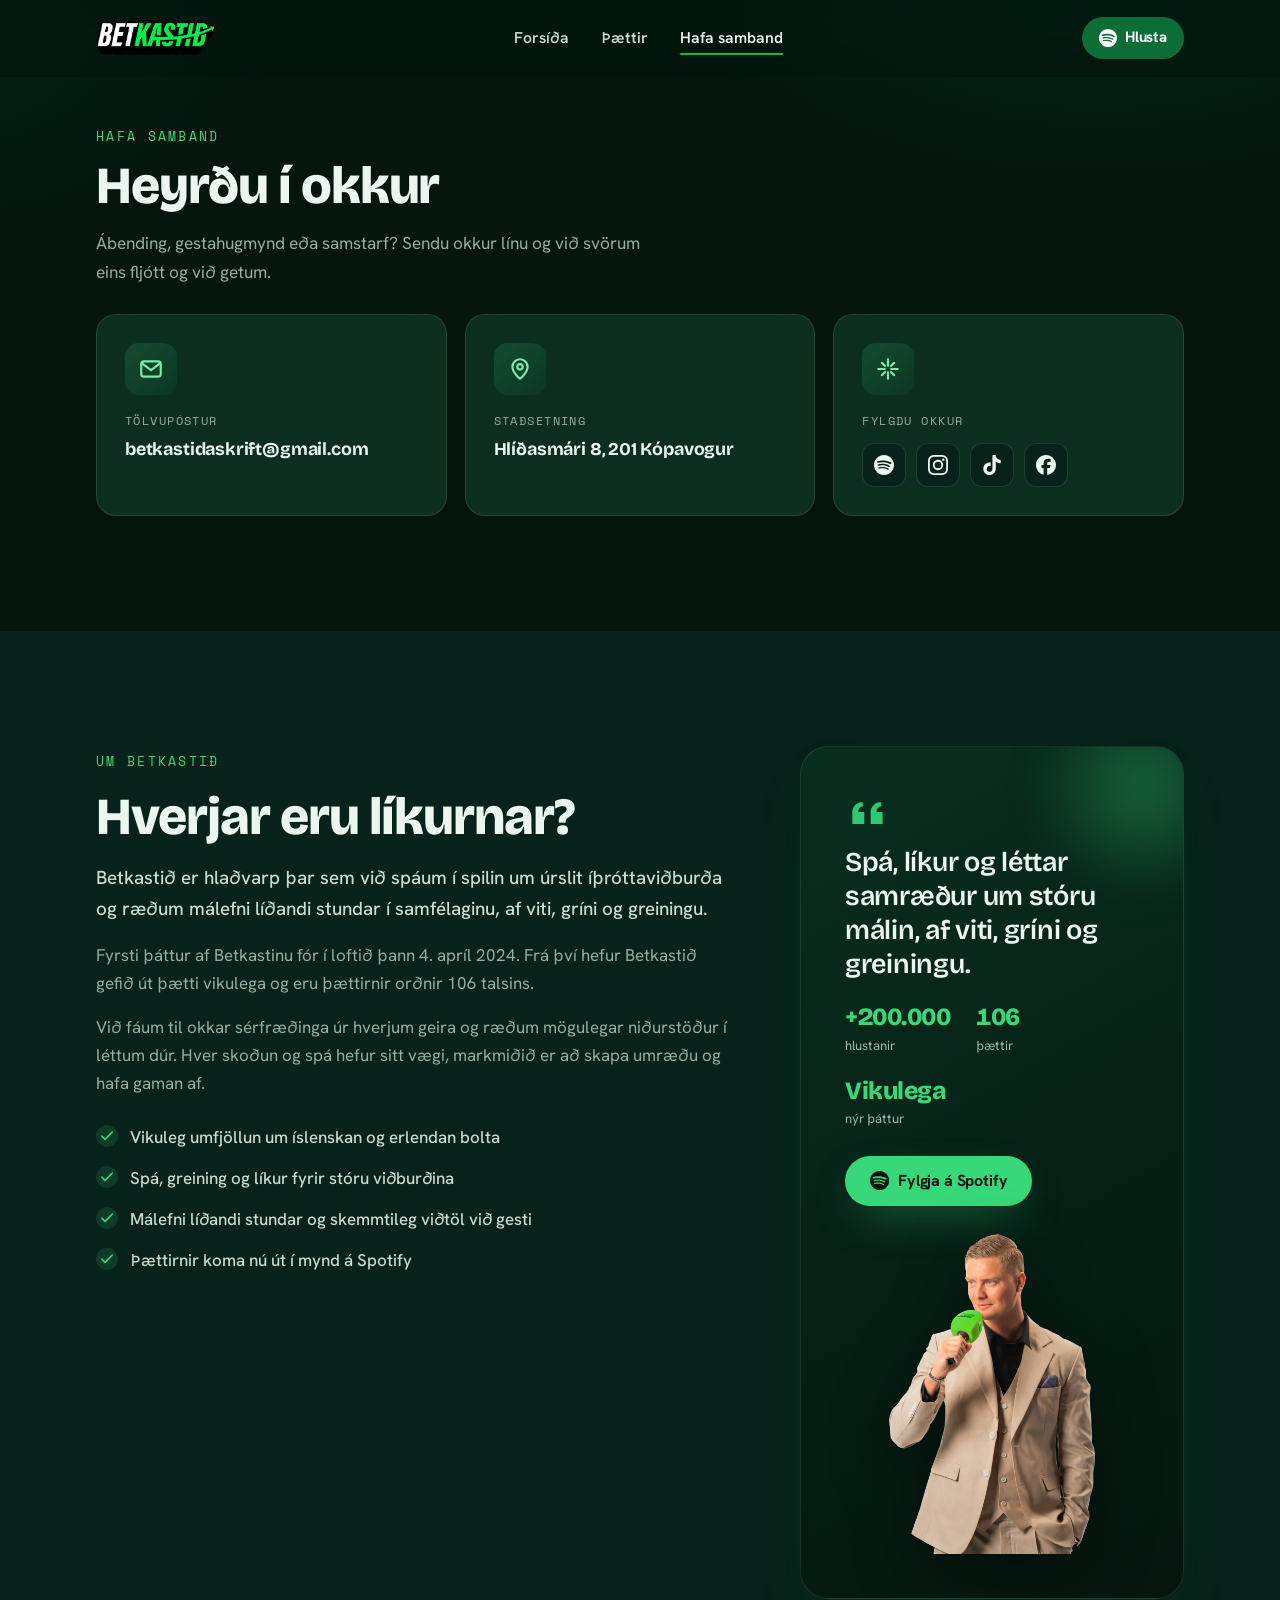
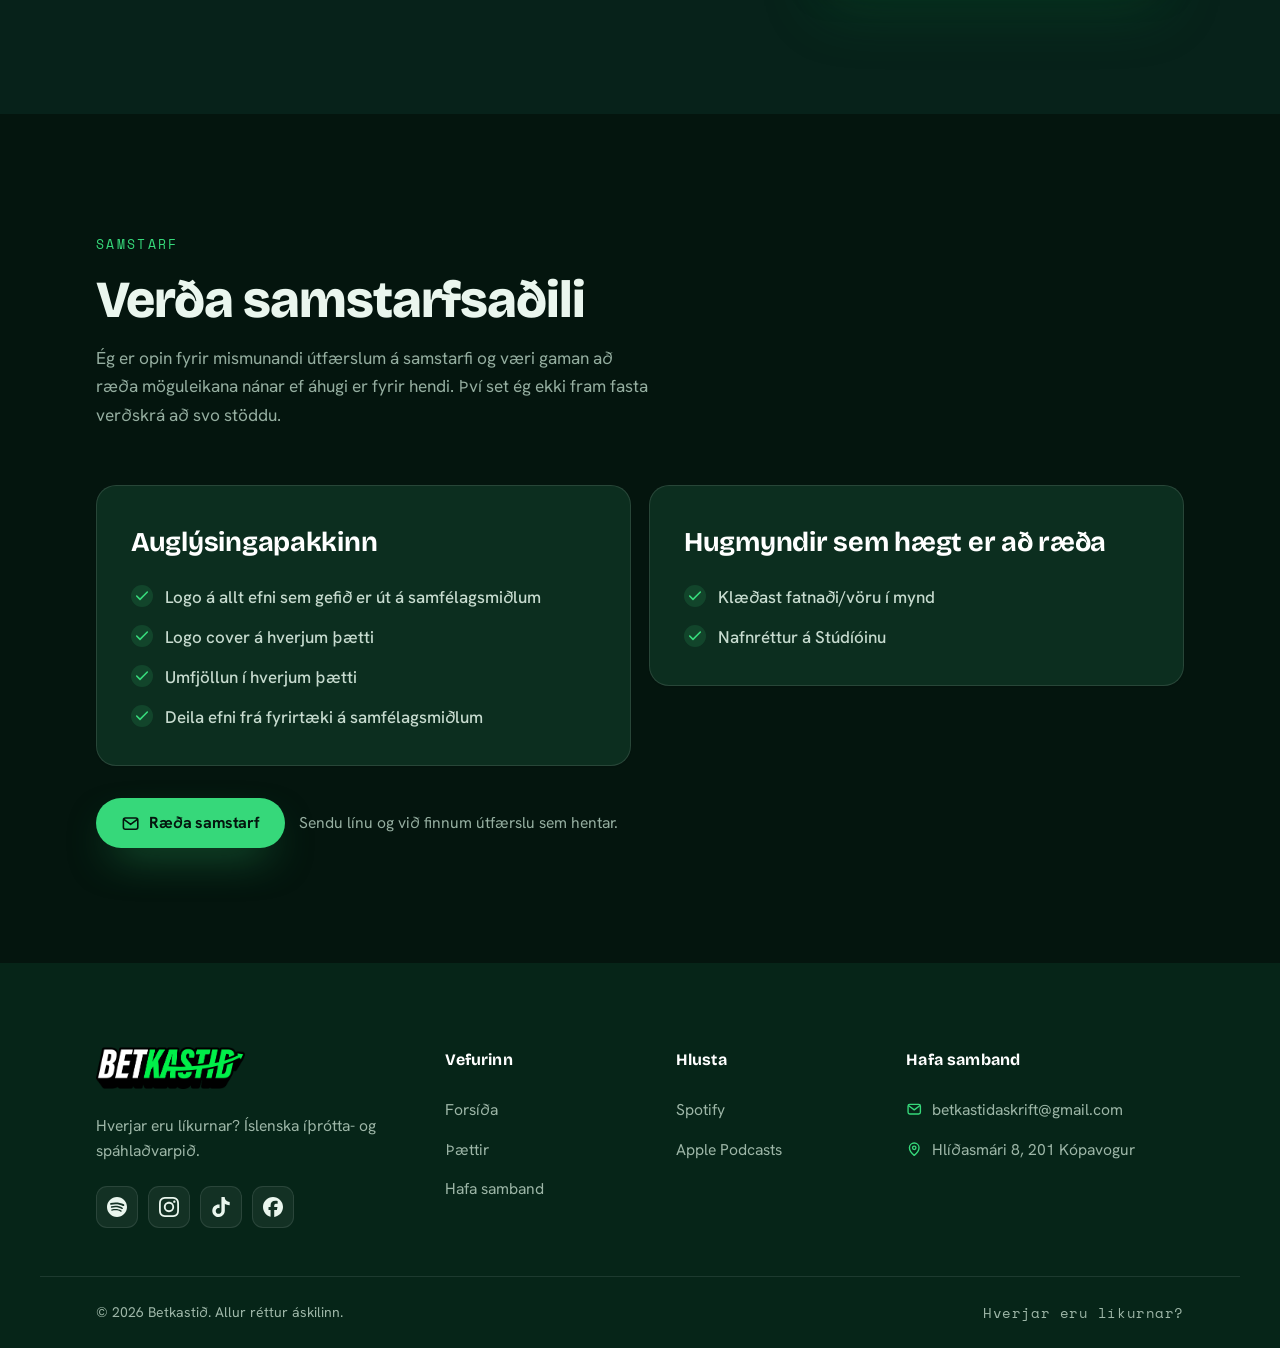
<file: hafa-samband.html>
<!DOCTYPE html>
<html lang="is">
<head>
  <meta charset="UTF-8" />
  <meta name="viewport" content="width=device-width, initial-scale=1, viewport-fit=cover" />
  <script>document.documentElement.classList.add("js");</script>
  <title>Hafa samband · Betkastið</title>
  <meta name="description" content="Hafðu samband við Betkastið: tölvupóstur, staðsetning og samfélagsmiðlar, og lestu örstutt um hlaðvarpið." />
  <meta name="theme-color" content="#062518" />
  <meta name="color-scheme" content="dark" />
  <link rel="canonical" href="https://betkastid.is/hafa-samband.html" />

  <!-- Open Graph / social -->
  <meta property="og:type" content="website" />
  <meta property="og:title" content="Hafa samband · Betkastið" />
  <meta property="og:description" content="Hafðu samband við Betkastið: tölvupóstur, staðsetning og samfélagsmiðlar, og lestu örstutt um hlaðvarpið." />
  <meta property="og:locale" content="is_IS" />
  <meta property="og:site_name" content="Betkastið" />
  <meta property="og:url" content="https://betkastid.is/hafa-samband.html" />
  <meta property="og:image" content="https://betkastid.is/assets/cover-betkastid.jpg" />
  <meta property="og:image:width" content="1200" />
  <meta property="og:image:height" content="1200" />
  <meta property="og:image:alt" content="Betkastið, íþrótta- og spáhlaðvarp" />
  <meta name="twitter:card" content="summary_large_image" />
  <meta name="twitter:image" content="https://betkastid.is/assets/cover-betkastid.jpg" />

  <!-- Favicon / app icons -->
  <link rel="icon" type="image/png" sizes="32x32" href="assets/favicon-32.png" />
  <link rel="icon" type="image/png" sizes="512x512" href="assets/icon-512.png" />
  <link rel="apple-touch-icon" href="assets/apple-touch-icon.png" />

  <link rel="preconnect" href="https://fonts.googleapis.com" />
  <link rel="preconnect" href="https://fonts.gstatic.com" crossorigin />
  <link href="https://fonts.googleapis.com/css2?family=Bricolage+Grotesque:opsz,wght@12..96,600;12..96,700;12..96,800&family=Hanken+Grotesk:wght@400;500;600;700&family=Space+Mono:wght@400;700&display=swap" rel="stylesheet" />

  <link rel="stylesheet" href="styles.css" />
</head>
<body>
  <a class="skip-link" href="#efni">Beint í meginmál</a>

  <svg aria-hidden="true" focusable="false" width="0" height="0" style="position:absolute">
    <!-- Brand glyphs (fill, 24x24) -->
    <symbol id="i-spotify" viewBox="0 0 24 24"><path d="M12 0C5.4 0 0 5.4 0 12s5.4 12 12 12 12-5.4 12-12S18.66 0 12 0zm5.521 17.34c-.24.359-.66.48-1.021.24-2.82-1.74-6.36-2.101-10.561-1.141-.418.122-.779-.179-.899-.539-.12-.421.18-.78.54-.9 4.56-1.021 8.52-.6 11.64 1.32.42.18.479.659.301 1.02zm1.44-3.3c-.301.42-.841.6-1.262.3-3.239-1.98-8.159-2.58-11.939-1.38-.479.12-1.02-.12-1.14-.6-.12-.48.12-1.021.6-1.141C9.6 9.9 15 10.561 18.72 12.84c.361.181.54.78.241 1.2zm.12-3.36C15.24 8.4 8.82 8.16 5.16 9.301c-.6.179-1.2-.181-1.38-.721-.18-.601.18-1.2.72-1.381 4.26-1.26 11.28-1.02 15.721 1.621.539.3.719 1.02.419 1.56-.299.421-1.02.599-1.559.3z"/></symbol>
    <symbol id="i-apple" viewBox="0 0 24 24"><path d="M5.34 0A5.328 5.328 0 000 5.34v13.32A5.328 5.328 0 005.34 24h13.32A5.328 5.328 0 0024 18.66V5.34A5.328 5.328 0 0018.66 0zm6.525 2.568c2.336 0 4.448.902 6.056 2.587 1.224 1.272 1.912 2.619 2.264 4.392.12.59.12 2.2.007 2.864a8.506 8.506 0 01-3.24 5.296c-.608.46-2.096 1.261-2.336 1.261-.088 0-.096-.091-.056-.46.072-.592.144-.715.48-.856.536-.224 1.448-.874 2.008-1.435a7.644 7.644 0 002.008-3.536c.208-.824.184-2.656-.048-3.504-.728-2.696-2.928-4.792-5.624-5.352-.784-.16-2.208-.16-3 0-2.728.56-4.984 2.76-5.672 5.528-.184.752-.184 2.584 0 3.336.456 1.832 1.64 3.512 3.192 4.512.304.2.672.408.824.472.336.144.408.264.472.856.04.36.03.464-.056.464-.056 0-.464-.176-.896-.384l-.04-.03c-2.472-1.216-4.056-3.274-4.632-6.012-.144-.706-.168-2.392-.03-3.04.36-1.74 1.048-3.1 2.192-4.304 1.648-1.737 3.768-2.656 6.128-2.656zm.134 2.81c.409.004.803.04 1.106.106 2.784.62 4.76 3.408 4.376 6.174-.152 1.114-.536 2.03-1.216 2.88-.336.43-1.152 1.15-1.296 1.15-.023 0-.048-.272-.048-.603v-.605l.416-.496c1.568-1.878 1.456-4.502-.256-6.224-.664-.67-1.432-1.064-2.424-1.246-.64-.118-.776-.118-1.448-.008-1.02.167-1.81.562-2.512 1.256-1.72 1.704-1.832 4.342-.264 6.222l.413.496v.608c0 .336-.027.608-.06.608-.03 0-.264-.16-.512-.36l-.034-.011c-.832-.664-1.568-1.842-1.872-2.997-.184-.698-.184-2.024.008-2.72.504-1.878 1.888-3.335 3.808-4.019.41-.145 1.133-.22 1.814-.211zm-.13 2.99c.31 0 .62.06.844.178.488.253.888.745 1.04 1.259.464 1.578-1.208 2.96-2.72 2.254h-.015c-.712-.331-1.096-.956-1.104-1.77 0-.733.408-1.371 1.112-1.745.224-.117.534-.176.844-.176zm-.011 4.728c.988-.004 1.706.349 1.97.97.198.464.124 1.932-.218 4.302-.232 1.656-.36 2.074-.68 2.356-.44.39-1.064.498-1.656.288h-.003c-.716-.257-.87-.605-1.164-2.644-.341-2.37-.416-3.838-.218-4.302.262-.616.974-.966 1.97-.97z"/></symbol>
    <symbol id="i-youtube" viewBox="0 0 24 24"><path d="M23.498 6.186a3.016 3.016 0 0 0-2.122-2.136C19.505 3.545 12 3.545 12 3.545s-7.505 0-9.377.505A3.017 3.017 0 0 0 .502 6.186C0 8.07 0 12 0 12s0 3.93.502 5.814a3.016 3.016 0 0 0 2.122 2.136c1.871.505 9.376.505 9.376.505s7.505 0 9.377-.505a3.015 3.015 0 0 0 2.122-2.136C24 15.93 24 12 24 12s0-3.93-.502-5.814zM9.545 15.568V8.432L15.818 12l-6.273 3.568z"/></symbol>
    <symbol id="i-instagram" viewBox="0 0 24 24"><path d="M7.0301.084c-1.2768.0602-2.1487.264-2.911.5634-.7888.3075-1.4575.72-2.1228 1.3877-.6652.6677-1.075 1.3368-1.3802 2.127-.2954.7638-.4956 1.6365-.552 2.914-.0564 1.2775-.0689 1.6882-.0626 4.947.0062 3.2586.0206 3.6671.0825 4.9473.061 1.2765.264 2.1482.5635 2.9107.308.7889.72 1.4573 1.388 2.1228.6679.6655 1.3365 1.0743 2.1285 1.38.7632.295 1.6361.4961 2.9134.552 1.2773.056 1.6884.069 4.9462.0627 3.2578-.0062 3.668-.0207 4.9478-.0814 1.28-.0607 2.147-.2652 2.9098-.5633.7889-.3086 1.4578-.72 2.1228-1.3881.665-.6682 1.0745-1.3378 1.3795-2.1284.2957-.7632.4966-1.636.552-2.9124.056-1.2809.0692-1.6898.063-4.948-.0063-3.2583-.021-3.6668-.0817-4.9465-.0607-1.2797-.264-2.1487-.5633-2.9117-.3084-.7889-.72-1.4568-1.3876-2.1228C21.2982 1.33 20.628.9208 19.8378.6165 19.074.321 18.2017.1197 16.9244.0645 15.6471.0093 15.236-.005 11.977.0014 8.718.0076 8.31.0215 7.0301.0839m.1402 21.6932c-1.17-.0509-1.8053-.2453-2.2287-.408-.5606-.216-.96-.4771-1.3819-.895-.422-.4178-.6811-.8186-.9-1.378-.1644-.4234-.3624-1.058-.4171-2.228-.0595-1.2645-.072-1.6442-.079-4.848-.007-3.2037.0053-3.583.0607-4.848.05-1.169.2456-1.805.408-2.2282.216-.5613.4762-.96.895-1.3816.4188-.4217.8184-.6814 1.3783-.9003.423-.1651 1.0575-.3614 2.227-.4171 1.2655-.06 1.6447-.072 4.848-.079 3.2033-.007 3.5835.005 4.8495.0608 1.169.0508 1.8053.2445 2.228.408.5608.216.96.4754 1.3816.895.4217.4194.6816.8176.9005 1.3787.1653.4217.3617 1.056.4169 2.2263.0602 1.2655.0739 1.645.0796 4.848.0058 3.203-.0055 3.5834-.061 4.848-.051 1.17-.245 1.8055-.408 2.2294-.216.5604-.4763.96-.8954 1.3814-.419.4215-.8181.6811-1.3783.9-.4224.1649-1.0577.3617-2.2262.4174-1.2656.0595-1.6448.072-4.8493.079-3.2045.007-3.5825-.006-4.848-.0608M16.953 5.5864A1.44 1.44 0 1 0 18.39 4.144a1.44 1.44 0 0 0-1.437 1.4424M5.8385 12.012c.0067 3.4032 2.7706 6.1557 6.173 6.1493 3.4026-.0065 6.157-2.7701 6.1506-6.1733-.0065-3.4032-2.771-6.1565-6.174-6.1498-3.403.0067-6.156 2.771-6.1496 6.1738M8 12.0077a4 4 0 1 1 4.008 3.9921A3.9996 3.9996 0 0 1 8 12.0077"/></symbol>
    <symbol id="i-tiktok" viewBox="0 0 24 24"><path d="M12.525.02c1.31-.02 2.61-.01 3.91-.02.08 1.53.63 3.09 1.75 4.17 1.12 1.11 2.7 1.62 4.24 1.79v4.03c-1.44-.05-2.89-.35-4.2-.97-.57-.26-1.1-.59-1.62-.93-.01 2.92.01 5.84-.02 8.75-.08 1.4-.54 2.79-1.35 3.94-1.31 1.92-3.58 3.17-5.91 3.21-1.43.08-2.86-.31-4.08-1.03-2.02-1.19-3.44-3.37-3.65-5.71-.02-.5-.03-1-.01-1.49.18-1.9 1.12-3.72 2.58-4.96 1.66-1.44 3.98-2.13 6.15-1.72.02 1.48-.04 2.96-.04 4.44-.99-.32-2.15-.23-3.02.37-.63.41-1.11 1.04-1.36 1.75-.21.51-.15 1.07-.14 1.61.24 1.64 1.82 3.02 3.5 2.87 1.12-.01 2.19-.66 2.77-1.61.19-.33.4-.67.41-1.06.1-1.79.06-3.57.07-5.36.01-4.03-.01-8.05.02-12.07z"/></symbol>
    <symbol id="i-facebook" viewBox="0 0 24 24"><path d="M9.101 23.691v-7.98H6.627v-3.667h2.474v-1.58c0-4.085 1.848-5.978 5.858-5.978.401 0 .955.042 1.468.103a8.68 8.68 0 0 1 1.141.195v3.325a8.623 8.623 0 0 0-.653-.036 26.805 26.805 0 0 0-.733-.009c-.707 0-1.259.096-1.675.309a1.686 1.686 0 0 0-.679.622c-.258.42-.374.995-.374 1.752v1.297h3.919l-.386 2.103-.287 1.564h-3.246v8.245C19.396 23.238 24 18.179 24 12.044c0-6.627-5.373-12-12-12s-12 5.373-12 12c0 5.625 3.872 10.35 9.101 11.647z"/></symbol>

    <!-- UI glyphs (stroke, 24x24) -->
    <symbol id="i-play" viewBox="0 0 24 24"><path d="M7 5.5v13a1 1 0 0 0 1.52.86l10.5-6.5a1 1 0 0 0 0-1.72L8.52 4.64A1 1 0 0 0 7 5.5Z"/></symbol>
    <symbol id="i-pause" viewBox="0 0 24 24"><rect x="6" y="5" width="4" height="14" rx="1.4"/><rect x="14" y="5" width="4" height="14" rx="1.4"/></symbol>
    <symbol id="i-arrow-ur" viewBox="0 0 24 24" fill="none" stroke="currentColor" stroke-width="2" stroke-linecap="round" stroke-linejoin="round"><path d="M7 17 17 7"/><path d="M8 7h9v9"/></symbol>
    <symbol id="i-arrow-r" viewBox="0 0 24 24" fill="none" stroke="currentColor" stroke-width="2" stroke-linecap="round" stroke-linejoin="round"><path d="M5 12h14"/><path d="m13 6 6 6-6 6"/></symbol>
    <symbol id="i-menu" viewBox="0 0 24 24" fill="none" stroke="currentColor" stroke-width="2" stroke-linecap="round"><path d="M3 6h18M3 12h18M3 18h18"/></symbol>
    <symbol id="i-close" viewBox="0 0 24 24" fill="none" stroke="currentColor" stroke-width="2" stroke-linecap="round"><path d="M6 6 18 18M18 6 6 18"/></symbol>
    <symbol id="i-search" viewBox="0 0 24 24" fill="none" stroke="currentColor" stroke-width="2" stroke-linecap="round" stroke-linejoin="round"><circle cx="11" cy="11" r="7"/><path d="m20 20-3.6-3.6"/></symbol>
    <symbol id="i-star" viewBox="0 0 24 24"><path d="m12 2.5 2.95 5.98 6.6.96-4.77 4.65 1.12 6.57L12 18.56l-5.9 3.1 1.13-6.57L2.45 9.44l6.6-.96L12 2.5Z"/></symbol>
    <symbol id="i-check" viewBox="0 0 24 24" fill="none" stroke="currentColor" stroke-width="2.4" stroke-linecap="round" stroke-linejoin="round"><path d="m20 6-11 11-5-5"/></symbol>
    <symbol id="i-trend" viewBox="0 0 24 24" fill="none" stroke="currentColor" stroke-width="2" stroke-linecap="round" stroke-linejoin="round"><path d="M3 17 9 11l4 4 8-8"/><path d="M15 4h6v6"/></symbol>
    <symbol id="i-mic" viewBox="0 0 24 24" fill="none" stroke="currentColor" stroke-width="2" stroke-linecap="round" stroke-linejoin="round"><rect x="9" y="2" width="6" height="12" rx="3"/><path d="M5 11a7 7 0 0 0 14 0M12 18v4"/></symbol>
    <symbol id="i-calendar" viewBox="0 0 24 24" fill="none" stroke="currentColor" stroke-width="2" stroke-linecap="round" stroke-linejoin="round"><rect x="3" y="5" width="18" height="16" rx="2.5"/><path d="M3 9h18M8 3v4M16 3v4"/></symbol>
    <symbol id="i-ball" viewBox="0 0 24 24" fill="none" stroke="currentColor" stroke-width="2" stroke-linecap="round" stroke-linejoin="round"><circle cx="12" cy="12" r="9"/><path d="M12 7.5 15.5 10l-1.3 4h-4.4L8.5 10 12 7.5Z"/><path d="M12 3v4.5M5 9.5l3.5.5M19 9.5l-3.5.5M8 21l1.8-4M16 21l-1.8-4"/></symbol>
    <symbol id="i-trophy" viewBox="0 0 24 24" fill="none" stroke="currentColor" stroke-width="2" stroke-linecap="round" stroke-linejoin="round"><path d="M7 4h10v5a5 5 0 0 1-10 0V4Z"/><path d="M7 6H4v1a3 3 0 0 0 3 3M17 6h3v1a3 3 0 0 1-3 3M9 19h6M12 14v5"/></symbol>
    <symbol id="i-shield" viewBox="0 0 24 24" fill="none" stroke="currentColor" stroke-width="2" stroke-linecap="round" stroke-linejoin="round"><path d="M12 3 5 6v5c0 4.2 2.9 8 7 9 4.1-1 7-4.8 7-9V6l-7-3Z"/><path d="m9.5 12 1.8 1.8 3.5-3.6"/></symbol>
    <symbol id="i-mail" viewBox="0 0 24 24" fill="none" stroke="currentColor" stroke-width="2" stroke-linecap="round" stroke-linejoin="round"><rect x="3" y="5" width="18" height="14" rx="2.5"/><path d="m4 7 8 6 8-6"/></symbol>
    <symbol id="i-pin" viewBox="0 0 24 24" fill="none" stroke="currentColor" stroke-width="2" stroke-linecap="round" stroke-linejoin="round"><path d="M12 21s7-5.5 7-11a7 7 0 0 0-14 0c0 5.5 7 11 7 11Z"/><circle cx="12" cy="10" r="2.5"/></symbol>
    <symbol id="i-spark" viewBox="0 0 24 24" fill="none" stroke="currentColor" stroke-width="2" stroke-linecap="round" stroke-linejoin="round"><path d="M12 3v6M12 15v6M3 12h6M15 12h6"/><path d="m6.3 6.3 3 3M14.7 14.7l3 3M17.7 6.3l-3 3M9.3 14.7l-3 3"/></symbol>
    <symbol id="i-quote" viewBox="0 0 24 24"><path d="M9.5 6C6.5 6 4 8.5 4 11.5V18h6.5v-6.5H7.2c0-1.8 1-3 2.8-3.2L9.5 6Zm10 0c-3 0-5.5 2.5-5.5 5.5V18H20.5v-6.5h-3.3c0-1.8 1-3 2.8-3.2L19.5 6Z"/></symbol>
  </svg>

  <!-- ============ HEADER ============ -->
  <header class="site-header" id="efst" data-header>
    <div class="container header-inner">
      <a class="brand" href="index.html" aria-label="Betkastið forsíða">
        <img class="brand-logo" src="assets/logo-betkastid.png" alt="Betkastið" width="778" height="220" />
      </a>

      <nav class="nav" id="primary-nav" aria-label="Aðalvalmynd">
        <a href="index.html">Forsíða</a>
        <a href="thaettir.html">Þættir</a>
        <a href="hafa-samband.html" aria-current="page">Hafa samband</a>
      </nav>

      <div class="header-actions">
        <a class="btn btn-primary btn-sm" href="https://open.spotify.com/show/7bT5TGtyCpSrZZnTYmk7fm" target="_blank" rel="noopener">
          <svg class="ic" aria-hidden="true"><use href="#i-spotify"></use></svg>
          <span>Hlusta</span>
        </a>
        <button class="nav-toggle" type="button" aria-label="Opna valmynd" aria-expanded="false" aria-controls="primary-nav" data-nav-toggle>
          <svg class="ic" aria-hidden="true"><use href="#i-menu"></use></svg>
        </button>
      </div>
    </div>
  </header>

  <main id="efni">

    <!-- ============ CONTACT ============ -->
    <section class="section" id="hafa-samband">
      <div class="container">
        <header class="section-head" data-reveal>
          <p class="eyebrow">Hafa samband</p>
          <h1 class="section-title">Heyrðu í okkur</h1>
          <p class="section-sub">Ábending, gestahugmynd eða samstarf? Sendu okkur línu og við svörum eins fljótt og við getum.</p>
        </header>

        <div class="contact-grid">
          <a class="contact-card" href="mailto:betkastidaskrift@gmail.com" data-reveal>
            <span class="contact-ic"><svg aria-hidden="true"><use href="#i-mail"></use></svg></span>
            <span class="contact-label">Tölvupóstur</span>
            <span class="contact-value">betkastidaskrift@gmail.com</span>
          </a>
          <div class="contact-card" data-reveal>
            <span class="contact-ic"><svg aria-hidden="true"><use href="#i-pin"></use></svg></span>
            <span class="contact-label">Staðsetning</span>
            <span class="contact-value">Hlíðasmári 8, 201 Kópavogur</span>
          </div>
          <div class="contact-card" data-reveal>
            <span class="contact-ic"><svg aria-hidden="true"><use href="#i-spark"></use></svg></span>
            <span class="contact-label">Fylgdu okkur</span>
            <span class="contact-socials">
              <a href="https://open.spotify.com/show/7bT5TGtyCpSrZZnTYmk7fm" target="_blank" rel="noopener" aria-label="Spotify"><svg class="ic" aria-hidden="true"><use href="#i-spotify"></use></svg></a>
              <a href="https://www.instagram.com/betkastid/" target="_blank" rel="noopener" aria-label="Instagram"><svg class="ic" aria-hidden="true"><use href="#i-instagram"></use></svg></a>
              <a href="https://www.tiktok.com/@betkastid" target="_blank" rel="noopener" aria-label="TikTok"><svg class="ic" aria-hidden="true"><use href="#i-tiktok"></use></svg></a>
              <a href="https://www.facebook.com/search/top?q=Betkasti%C3%B0" target="_blank" rel="noopener" aria-label="Facebook"><svg class="ic" aria-hidden="true"><use href="#i-facebook"></use></svg></a>
            </span>
          </div>
        </div>
      </div>
    </section>

    <!-- ============ ABOUT ============ -->
    <section class="section section-alt" id="um">
      <div class="container about-grid">
        <div class="about-copy" data-reveal>
          <p class="eyebrow">Um Betkastið</p>
          <h2 class="section-title">Hverjar eru líkurnar?</h2>
          <p class="about-lead">
            Betkastið er hlaðvarp þar sem við spáum í spilin um úrslit íþróttaviðburða
            og ræðum málefni líðandi stundar í samfélaginu, af viti, gríni og greiningu.
          </p>
          <p>
            Fyrsti þáttur af Betkastinu fór í loftið þann 4. apríl 2024. Frá því hefur
            Betkastið gefið út þætti vikulega og eru þættirnir orðnir 106 talsins.
          </p>
          <p>
            Við fáum til okkar sérfræðinga úr hverjum geira og ræðum mögulegar
            niðurstöður í léttum dúr. Hver skoðun og spá hefur sitt vægi, markmiðið
            er að skapa umræðu og hafa gaman af.
          </p>
          <ul class="about-list">
            <li><svg class="ic" aria-hidden="true"><use href="#i-check"></use></svg> Vikuleg umfjöllun um íslenskan og erlendan bolta</li>
            <li><svg class="ic" aria-hidden="true"><use href="#i-check"></use></svg> Spá, greining og líkur fyrir stóru viðburðina</li>
            <li><svg class="ic" aria-hidden="true"><use href="#i-check"></use></svg> Málefni líðandi stundar og skemmtileg viðtöl við gesti</li>
            <li><svg class="ic" aria-hidden="true"><use href="#i-check"></use></svg> Þættirnir koma nú út í mynd á Spotify</li>
          </ul>
        </div>

        <aside class="about-panel" data-reveal>
          <svg class="quote-mark" aria-hidden="true"><use href="#i-quote"></use></svg>
          <p class="about-quote">Spá, líkur og léttar samræður um stóru málin, af viti, gríni og greiningu.</p>
          <div class="about-stats">
            <div><strong>+200.000</strong><span>hlustanir</span></div>
            <div><strong>106</strong><span>þættir</span></div>
            <div><strong>Vikulega</strong><span>nýr þáttur</span></div>
          </div>
          <a class="btn btn-bright about-cta" href="https://open.spotify.com/show/7bT5TGtyCpSrZZnTYmk7fm" target="_blank" rel="noopener">
            <svg class="ic" aria-hidden="true"><use href="#i-spotify"></use></svg>
            Fylgja á Spotify
          </a>
          <img class="about-host" src="assets/host-mic.webp" alt="Umsjónarmaður Betkastsins með græna hljóðnemann" width="800" height="1240" loading="lazy" />
        </aside>
      </div>
    </section>

    <!-- ============ SAMSTARF ============ -->
    <section class="section" id="samstarf">
      <div class="container">
        <header class="section-head" data-reveal>
          <p class="eyebrow">Samstarf</p>
          <h2 class="section-title">Verða samstarfsaðili</h2>
          <p class="section-sub">Ég er opin fyrir mismunandi útfærslum á samstarfi og væri gaman að ræða möguleikana nánar ef áhugi er fyrir hendi. Því set ég ekki fram fasta verðskrá að svo stöddu.</p>
        </header>

        <div class="package-grid">
          <article class="package-card" data-reveal>
            <h3 class="package-name">Auglýsingapakkinn</h3>
            <ul class="package-list">
              <li><svg class="ic" aria-hidden="true"><use href="#i-check"></use></svg> Logo á allt efni sem gefið er út á samfélagsmiðlum</li>
              <li><svg class="ic" aria-hidden="true"><use href="#i-check"></use></svg> Logo cover á hverjum þætti</li>
              <li><svg class="ic" aria-hidden="true"><use href="#i-check"></use></svg> Umfjöllun í hverjum þætti</li>
              <li><svg class="ic" aria-hidden="true"><use href="#i-check"></use></svg> Deila efni frá fyrirtæki á samfélagsmiðlum</li>
            </ul>
          </article>
          <article class="package-card" data-reveal>
            <h3 class="package-name">Hugmyndir sem hægt er að ræða</h3>
            <ul class="package-list">
              <li><svg class="ic" aria-hidden="true"><use href="#i-check"></use></svg> Klæðast fatnaði/vöru í mynd</li>
              <li><svg class="ic" aria-hidden="true"><use href="#i-check"></use></svg> Nafnréttur á Stúdíóinu</li>
            </ul>
          </article>
        </div>

        <div class="package-note" data-reveal>
          <a class="btn btn-bright" href="mailto:betkastidaskrift@gmail.com">
            <svg class="ic" aria-hidden="true"><use href="#i-mail"></use></svg>
            Ræða samstarf
          </a>
          <span class="package-note-text">Sendu línu og við finnum útfærslu sem hentar.</span>
        </div>
      </div>
    </section>
  </main>

  <!-- ============ FOOTER ============ -->
  <footer class="site-footer">
    <div class="container footer-grid">
      <div class="footer-brand">
        <a class="brand brand-footer" href="index.html" aria-label="Betkastið forsíða">
          <img class="brand-logo brand-logo-footer" src="assets/logo-betkastid.png" alt="Betkastið" width="778" height="220" />
        </a>
        <p class="footer-tag">Hverjar eru líkurnar? Íslenska íþrótta- og spáhlaðvarpið.</p>
        <div class="footer-social">
          <a href="https://open.spotify.com/show/7bT5TGtyCpSrZZnTYmk7fm" target="_blank" rel="noopener" aria-label="Betkastið á Spotify"><svg class="ic" aria-hidden="true"><use href="#i-spotify"></use></svg></a>
          <a href="https://www.instagram.com/betkastid/" target="_blank" rel="noopener" aria-label="Betkastið á Instagram"><svg class="ic" aria-hidden="true"><use href="#i-instagram"></use></svg></a>
          <a href="https://www.tiktok.com/@betkastid" target="_blank" rel="noopener" aria-label="Betkastið á TikTok"><svg class="ic" aria-hidden="true"><use href="#i-tiktok"></use></svg></a>
          <a href="https://www.facebook.com/search/top?q=Betkasti%C3%B0" target="_blank" rel="noopener" aria-label="Betkastið á Facebook"><svg class="ic" aria-hidden="true"><use href="#i-facebook"></use></svg></a>
        </div>
      </div>

      <nav class="footer-col" aria-label="Vefurinn">
        <h3>Vefurinn</h3>
        <a href="index.html">Forsíða</a>
        <a href="thaettir.html">Þættir</a>
        <a href="hafa-samband.html">Hafa samband</a>
      </nav>

      <nav class="footer-col" aria-label="Hlusta">
        <h3>Hlusta</h3>
        <a href="https://open.spotify.com/show/7bT5TGtyCpSrZZnTYmk7fm" target="_blank" rel="noopener">Spotify</a>
        <a href="https://podcasts.apple.com/is/search?term=Betkasti%C3%B0" target="_blank" rel="noopener">Apple Podcasts</a>
      </nav>

      <div class="footer-col">
        <h3>Hafa samband</h3>
        <a href="mailto:betkastidaskrift@gmail.com">
          <svg class="ic ic-inline" aria-hidden="true"><use href="#i-mail"></use></svg>
          betkastidaskrift@gmail.com
        </a>
        <p class="footer-contact">
          <svg class="ic ic-inline" aria-hidden="true"><use href="#i-pin"></use></svg>
          Hlíðasmári 8, 201 Kópavogur
        </p>
      </div>
    </div>

    <div class="container footer-bottom">
      <p>© <span data-year>2026</span> Betkastið. Allur réttur áskilinn.</p>
      <p class="footer-meta">Hverjar eru líkurnar?</p>
    </div>
  </footer>

  <script src="script.js" defer></script>
</body>
</html>
</file>
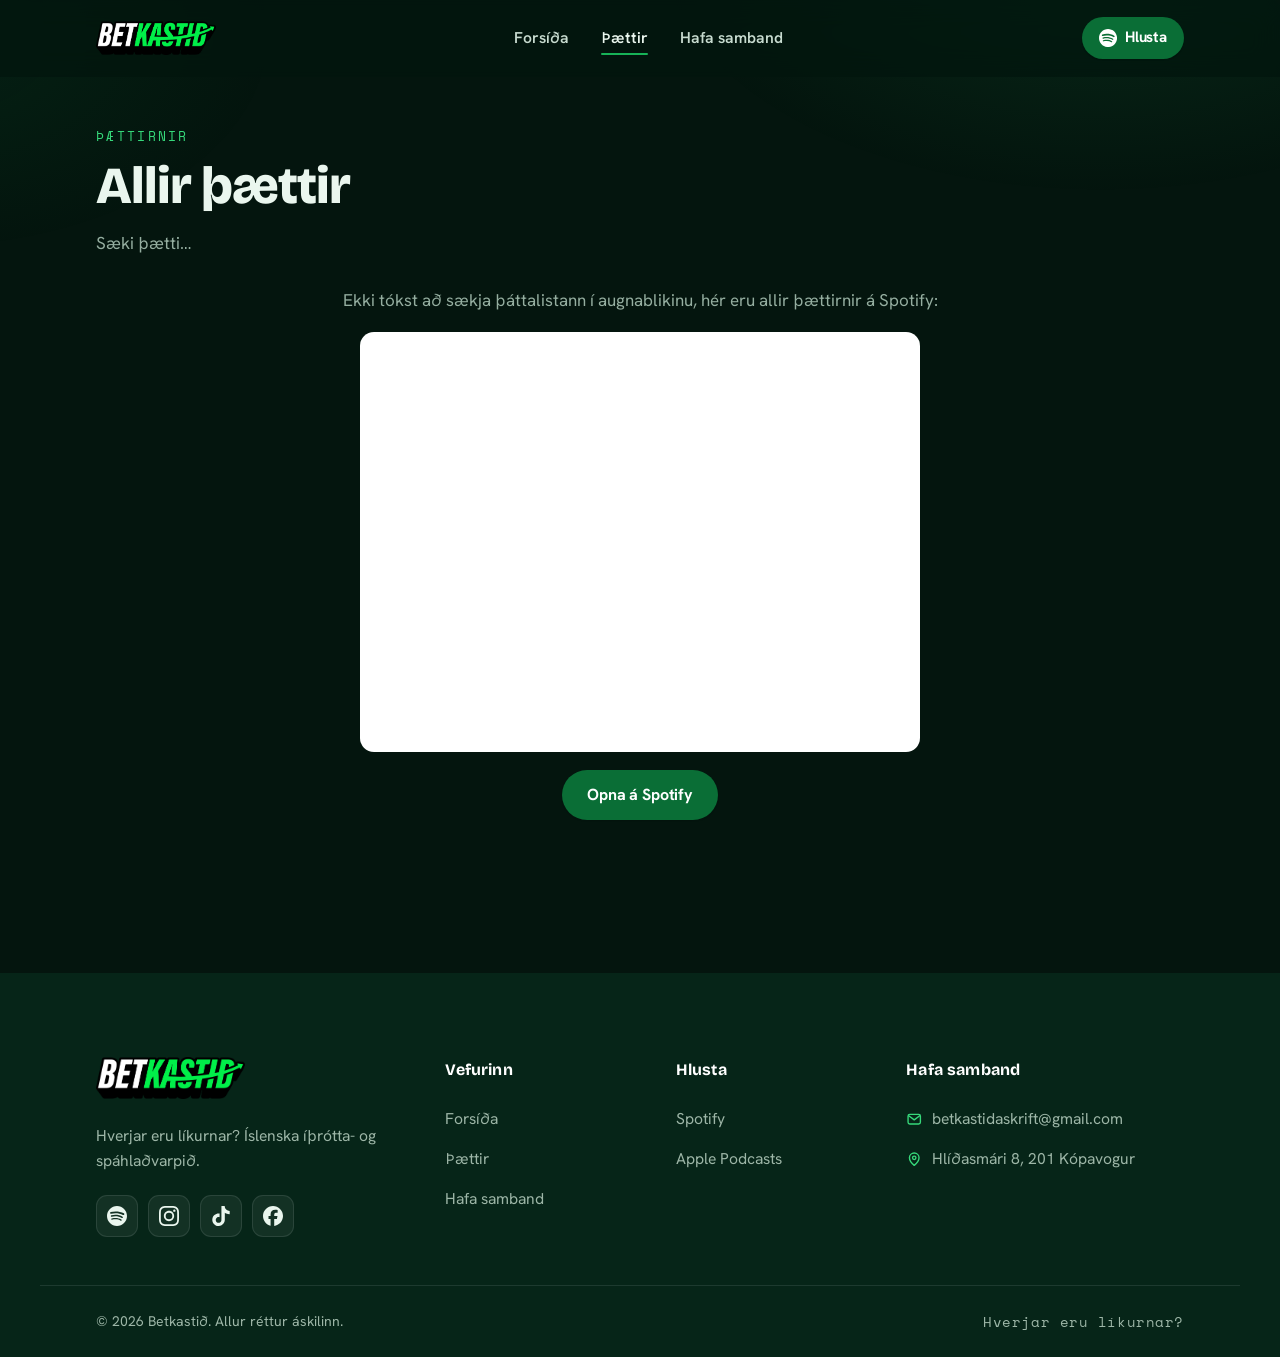
<file: thaettir.html>
<!DOCTYPE html>
<html lang="is">
<head>
  <meta charset="UTF-8" />
  <meta name="viewport" content="width=device-width, initial-scale=1, viewport-fit=cover" />
  <script>document.documentElement.classList.add("js");</script>
  <title>Allir þættir · Betkastið</title>
  <meta name="description" content="Allir þættir Betkastsins á einum stað. Spilaðu beint á síðunni, leitaðu og síaðu eftir flokki." />
  <meta name="theme-color" content="#062518" />
  <meta name="color-scheme" content="dark" />
  <link rel="canonical" href="https://betkastid.is/thaettir.html" />

  <!-- Open Graph / social -->
  <meta property="og:type" content="website" />
  <meta property="og:title" content="Allir þættir · Betkastið" />
  <meta property="og:description" content="Allir þættir Betkastsins á einum stað. Spilaðu beint á síðunni, leitaðu og síaðu eftir flokki." />
  <meta property="og:locale" content="is_IS" />
  <meta property="og:site_name" content="Betkastið" />
  <meta property="og:url" content="https://betkastid.is/thaettir.html" />
  <meta property="og:image" content="https://betkastid.is/assets/cover-betkastid.jpg" />
  <meta property="og:image:width" content="1200" />
  <meta property="og:image:height" content="1200" />
  <meta property="og:image:alt" content="Betkastið, íþrótta- og spáhlaðvarp" />
  <meta name="twitter:card" content="summary_large_image" />
  <meta name="twitter:image" content="https://betkastid.is/assets/cover-betkastid.jpg" />

  <!-- Favicon / app icons -->
  <link rel="icon" type="image/png" sizes="32x32" href="assets/favicon-32.png" />
  <link rel="icon" type="image/png" sizes="512x512" href="assets/icon-512.png" />
  <link rel="apple-touch-icon" href="assets/apple-touch-icon.png" />

  <link rel="preconnect" href="https://fonts.googleapis.com" />
  <link rel="preconnect" href="https://fonts.gstatic.com" crossorigin />
  <link href="https://fonts.googleapis.com/css2?family=Bricolage+Grotesque:opsz,wght@12..96,600;12..96,700;12..96,800&family=Hanken+Grotesk:wght@400;500;600;700&family=Space+Mono:wght@400;700&display=swap" rel="stylesheet" />

  <link rel="stylesheet" href="styles.css" />
</head>
<body>
  <a class="skip-link" href="#efni">Beint í meginmál</a>

  <svg aria-hidden="true" focusable="false" width="0" height="0" style="position:absolute">
    <!-- Brand glyphs (fill, 24x24) -->
    <symbol id="i-spotify" viewBox="0 0 24 24"><path d="M12 0C5.4 0 0 5.4 0 12s5.4 12 12 12 12-5.4 12-12S18.66 0 12 0zm5.521 17.34c-.24.359-.66.48-1.021.24-2.82-1.74-6.36-2.101-10.561-1.141-.418.122-.779-.179-.899-.539-.12-.421.18-.78.54-.9 4.56-1.021 8.52-.6 11.64 1.32.42.18.479.659.301 1.02zm1.44-3.3c-.301.42-.841.6-1.262.3-3.239-1.98-8.159-2.58-11.939-1.38-.479.12-1.02-.12-1.14-.6-.12-.48.12-1.021.6-1.141C9.6 9.9 15 10.561 18.72 12.84c.361.181.54.78.241 1.2zm.12-3.36C15.24 8.4 8.82 8.16 5.16 9.301c-.6.179-1.2-.181-1.38-.721-.18-.601.18-1.2.72-1.381 4.26-1.26 11.28-1.02 15.721 1.621.539.3.719 1.02.419 1.56-.299.421-1.02.599-1.559.3z"/></symbol>
    <symbol id="i-apple" viewBox="0 0 24 24"><path d="M5.34 0A5.328 5.328 0 000 5.34v13.32A5.328 5.328 0 005.34 24h13.32A5.328 5.328 0 0024 18.66V5.34A5.328 5.328 0 0018.66 0zm6.525 2.568c2.336 0 4.448.902 6.056 2.587 1.224 1.272 1.912 2.619 2.264 4.392.12.59.12 2.2.007 2.864a8.506 8.506 0 01-3.24 5.296c-.608.46-2.096 1.261-2.336 1.261-.088 0-.096-.091-.056-.46.072-.592.144-.715.48-.856.536-.224 1.448-.874 2.008-1.435a7.644 7.644 0 002.008-3.536c.208-.824.184-2.656-.048-3.504-.728-2.696-2.928-4.792-5.624-5.352-.784-.16-2.208-.16-3 0-2.728.56-4.984 2.76-5.672 5.528-.184.752-.184 2.584 0 3.336.456 1.832 1.64 3.512 3.192 4.512.304.2.672.408.824.472.336.144.408.264.472.856.04.36.03.464-.056.464-.056 0-.464-.176-.896-.384l-.04-.03c-2.472-1.216-4.056-3.274-4.632-6.012-.144-.706-.168-2.392-.03-3.04.36-1.74 1.048-3.1 2.192-4.304 1.648-1.737 3.768-2.656 6.128-2.656zm.134 2.81c.409.004.803.04 1.106.106 2.784.62 4.76 3.408 4.376 6.174-.152 1.114-.536 2.03-1.216 2.88-.336.43-1.152 1.15-1.296 1.15-.023 0-.048-.272-.048-.603v-.605l.416-.496c1.568-1.878 1.456-4.502-.256-6.224-.664-.67-1.432-1.064-2.424-1.246-.64-.118-.776-.118-1.448-.008-1.02.167-1.81.562-2.512 1.256-1.72 1.704-1.832 4.342-.264 6.222l.413.496v.608c0 .336-.027.608-.06.608-.03 0-.264-.16-.512-.36l-.034-.011c-.832-.664-1.568-1.842-1.872-2.997-.184-.698-.184-2.024.008-2.72.504-1.878 1.888-3.335 3.808-4.019.41-.145 1.133-.22 1.814-.211zm-.13 2.99c.31 0 .62.06.844.178.488.253.888.745 1.04 1.259.464 1.578-1.208 2.96-2.72 2.254h-.015c-.712-.331-1.096-.956-1.104-1.77 0-.733.408-1.371 1.112-1.745.224-.117.534-.176.844-.176zm-.011 4.728c.988-.004 1.706.349 1.97.97.198.464.124 1.932-.218 4.302-.232 1.656-.36 2.074-.68 2.356-.44.39-1.064.498-1.656.288h-.003c-.716-.257-.87-.605-1.164-2.644-.341-2.37-.416-3.838-.218-4.302.262-.616.974-.966 1.97-.97z"/></symbol>
    <symbol id="i-youtube" viewBox="0 0 24 24"><path d="M23.498 6.186a3.016 3.016 0 0 0-2.122-2.136C19.505 3.545 12 3.545 12 3.545s-7.505 0-9.377.505A3.017 3.017 0 0 0 .502 6.186C0 8.07 0 12 0 12s0 3.93.502 5.814a3.016 3.016 0 0 0 2.122 2.136c1.871.505 9.376.505 9.376.505s7.505 0 9.377-.505a3.015 3.015 0 0 0 2.122-2.136C24 15.93 24 12 24 12s0-3.93-.502-5.814zM9.545 15.568V8.432L15.818 12l-6.273 3.568z"/></symbol>
    <symbol id="i-instagram" viewBox="0 0 24 24"><path d="M7.0301.084c-1.2768.0602-2.1487.264-2.911.5634-.7888.3075-1.4575.72-2.1228 1.3877-.6652.6677-1.075 1.3368-1.3802 2.127-.2954.7638-.4956 1.6365-.552 2.914-.0564 1.2775-.0689 1.6882-.0626 4.947.0062 3.2586.0206 3.6671.0825 4.9473.061 1.2765.264 2.1482.5635 2.9107.308.7889.72 1.4573 1.388 2.1228.6679.6655 1.3365 1.0743 2.1285 1.38.7632.295 1.6361.4961 2.9134.552 1.2773.056 1.6884.069 4.9462.0627 3.2578-.0062 3.668-.0207 4.9478-.0814 1.28-.0607 2.147-.2652 2.9098-.5633.7889-.3086 1.4578-.72 2.1228-1.3881.665-.6682 1.0745-1.3378 1.3795-2.1284.2957-.7632.4966-1.636.552-2.9124.056-1.2809.0692-1.6898.063-4.948-.0063-3.2583-.021-3.6668-.0817-4.9465-.0607-1.2797-.264-2.1487-.5633-2.9117-.3084-.7889-.72-1.4568-1.3876-2.1228C21.2982 1.33 20.628.9208 19.8378.6165 19.074.321 18.2017.1197 16.9244.0645 15.6471.0093 15.236-.005 11.977.0014 8.718.0076 8.31.0215 7.0301.0839m.1402 21.6932c-1.17-.0509-1.8053-.2453-2.2287-.408-.5606-.216-.96-.4771-1.3819-.895-.422-.4178-.6811-.8186-.9-1.378-.1644-.4234-.3624-1.058-.4171-2.228-.0595-1.2645-.072-1.6442-.079-4.848-.007-3.2037.0053-3.583.0607-4.848.05-1.169.2456-1.805.408-2.2282.216-.5613.4762-.96.895-1.3816.4188-.4217.8184-.6814 1.3783-.9003.423-.1651 1.0575-.3614 2.227-.4171 1.2655-.06 1.6447-.072 4.848-.079 3.2033-.007 3.5835.005 4.8495.0608 1.169.0508 1.8053.2445 2.228.408.5608.216.96.4754 1.3816.895.4217.4194.6816.8176.9005 1.3787.1653.4217.3617 1.056.4169 2.2263.0602 1.2655.0739 1.645.0796 4.848.0058 3.203-.0055 3.5834-.061 4.848-.051 1.17-.245 1.8055-.408 2.2294-.216.5604-.4763.96-.8954 1.3814-.419.4215-.8181.6811-1.3783.9-.4224.1649-1.0577.3617-2.2262.4174-1.2656.0595-1.6448.072-4.8493.079-3.2045.007-3.5825-.006-4.848-.0608M16.953 5.5864A1.44 1.44 0 1 0 18.39 4.144a1.44 1.44 0 0 0-1.437 1.4424M5.8385 12.012c.0067 3.4032 2.7706 6.1557 6.173 6.1493 3.4026-.0065 6.157-2.7701 6.1506-6.1733-.0065-3.4032-2.771-6.1565-6.174-6.1498-3.403.0067-6.156 2.771-6.1496 6.1738M8 12.0077a4 4 0 1 1 4.008 3.9921A3.9996 3.9996 0 0 1 8 12.0077"/></symbol>
    <symbol id="i-tiktok" viewBox="0 0 24 24"><path d="M12.525.02c1.31-.02 2.61-.01 3.91-.02.08 1.53.63 3.09 1.75 4.17 1.12 1.11 2.7 1.62 4.24 1.79v4.03c-1.44-.05-2.89-.35-4.2-.97-.57-.26-1.1-.59-1.62-.93-.01 2.92.01 5.84-.02 8.75-.08 1.4-.54 2.79-1.35 3.94-1.31 1.92-3.58 3.17-5.91 3.21-1.43.08-2.86-.31-4.08-1.03-2.02-1.19-3.44-3.37-3.65-5.71-.02-.5-.03-1-.01-1.49.18-1.9 1.12-3.72 2.58-4.96 1.66-1.44 3.98-2.13 6.15-1.72.02 1.48-.04 2.96-.04 4.44-.99-.32-2.15-.23-3.02.37-.63.41-1.11 1.04-1.36 1.75-.21.51-.15 1.07-.14 1.61.24 1.64 1.82 3.02 3.5 2.87 1.12-.01 2.19-.66 2.77-1.61.19-.33.4-.67.41-1.06.1-1.79.06-3.57.07-5.36.01-4.03-.01-8.05.02-12.07z"/></symbol>
    <symbol id="i-facebook" viewBox="0 0 24 24"><path d="M9.101 23.691v-7.98H6.627v-3.667h2.474v-1.58c0-4.085 1.848-5.978 5.858-5.978.401 0 .955.042 1.468.103a8.68 8.68 0 0 1 1.141.195v3.325a8.623 8.623 0 0 0-.653-.036 26.805 26.805 0 0 0-.733-.009c-.707 0-1.259.096-1.675.309a1.686 1.686 0 0 0-.679.622c-.258.42-.374.995-.374 1.752v1.297h3.919l-.386 2.103-.287 1.564h-3.246v8.245C19.396 23.238 24 18.179 24 12.044c0-6.627-5.373-12-12-12s-12 5.373-12 12c0 5.625 3.872 10.35 9.101 11.647z"/></symbol>

    <!-- UI glyphs (stroke, 24x24) -->
    <symbol id="i-play" viewBox="0 0 24 24"><path d="M7 5.5v13a1 1 0 0 0 1.52.86l10.5-6.5a1 1 0 0 0 0-1.72L8.52 4.64A1 1 0 0 0 7 5.5Z"/></symbol>
    <symbol id="i-pause" viewBox="0 0 24 24"><rect x="6" y="5" width="4" height="14" rx="1.4"/><rect x="14" y="5" width="4" height="14" rx="1.4"/></symbol>
    <symbol id="i-arrow-ur" viewBox="0 0 24 24" fill="none" stroke="currentColor" stroke-width="2" stroke-linecap="round" stroke-linejoin="round"><path d="M7 17 17 7"/><path d="M8 7h9v9"/></symbol>
    <symbol id="i-arrow-r" viewBox="0 0 24 24" fill="none" stroke="currentColor" stroke-width="2" stroke-linecap="round" stroke-linejoin="round"><path d="M5 12h14"/><path d="m13 6 6 6-6 6"/></symbol>
    <symbol id="i-chevron" viewBox="0 0 24 24" fill="none" stroke="currentColor" stroke-width="2" stroke-linecap="round" stroke-linejoin="round"><path d="m6 9 6 6 6-6"/></symbol>
    <symbol id="i-menu" viewBox="0 0 24 24" fill="none" stroke="currentColor" stroke-width="2" stroke-linecap="round"><path d="M3 6h18M3 12h18M3 18h18"/></symbol>
    <symbol id="i-close" viewBox="0 0 24 24" fill="none" stroke="currentColor" stroke-width="2" stroke-linecap="round"><path d="M6 6 18 18M18 6 6 18"/></symbol>
    <symbol id="i-search" viewBox="0 0 24 24" fill="none" stroke="currentColor" stroke-width="2" stroke-linecap="round" stroke-linejoin="round"><circle cx="11" cy="11" r="7"/><path d="m20 20-3.6-3.6"/></symbol>
    <symbol id="i-star" viewBox="0 0 24 24"><path d="m12 2.5 2.95 5.98 6.6.96-4.77 4.65 1.12 6.57L12 18.56l-5.9 3.1 1.13-6.57L2.45 9.44l6.6-.96L12 2.5Z"/></symbol>
    <symbol id="i-check" viewBox="0 0 24 24" fill="none" stroke="currentColor" stroke-width="2.4" stroke-linecap="round" stroke-linejoin="round"><path d="m20 6-11 11-5-5"/></symbol>
    <symbol id="i-trend" viewBox="0 0 24 24" fill="none" stroke="currentColor" stroke-width="2" stroke-linecap="round" stroke-linejoin="round"><path d="M3 17 9 11l4 4 8-8"/><path d="M15 4h6v6"/></symbol>
    <symbol id="i-mic" viewBox="0 0 24 24" fill="none" stroke="currentColor" stroke-width="2" stroke-linecap="round" stroke-linejoin="round"><rect x="9" y="2" width="6" height="12" rx="3"/><path d="M5 11a7 7 0 0 0 14 0M12 18v4"/></symbol>
    <symbol id="i-calendar" viewBox="0 0 24 24" fill="none" stroke="currentColor" stroke-width="2" stroke-linecap="round" stroke-linejoin="round"><rect x="3" y="5" width="18" height="16" rx="2.5"/><path d="M3 9h18M8 3v4M16 3v4"/></symbol>
    <symbol id="i-ball" viewBox="0 0 24 24" fill="none" stroke="currentColor" stroke-width="2" stroke-linecap="round" stroke-linejoin="round"><circle cx="12" cy="12" r="9"/><path d="M12 7.5 15.5 10l-1.3 4h-4.4L8.5 10 12 7.5Z"/><path d="M12 3v4.5M5 9.5l3.5.5M19 9.5l-3.5.5M8 21l1.8-4M16 21l-1.8-4"/></symbol>
    <symbol id="i-trophy" viewBox="0 0 24 24" fill="none" stroke="currentColor" stroke-width="2" stroke-linecap="round" stroke-linejoin="round"><path d="M7 4h10v5a5 5 0 0 1-10 0V4Z"/><path d="M7 6H4v1a3 3 0 0 0 3 3M17 6h3v1a3 3 0 0 1-3 3M9 19h6M12 14v5"/></symbol>
    <symbol id="i-shield" viewBox="0 0 24 24" fill="none" stroke="currentColor" stroke-width="2" stroke-linecap="round" stroke-linejoin="round"><path d="M12 3 5 6v5c0 4.2 2.9 8 7 9 4.1-1 7-4.8 7-9V6l-7-3Z"/><path d="m9.5 12 1.8 1.8 3.5-3.6"/></symbol>
    <symbol id="i-mail" viewBox="0 0 24 24" fill="none" stroke="currentColor" stroke-width="2" stroke-linecap="round" stroke-linejoin="round"><rect x="3" y="5" width="18" height="14" rx="2.5"/><path d="m4 7 8 6 8-6"/></symbol>
    <symbol id="i-pin" viewBox="0 0 24 24" fill="none" stroke="currentColor" stroke-width="2" stroke-linecap="round" stroke-linejoin="round"><path d="M12 21s7-5.5 7-11a7 7 0 0 0-14 0c0 5.5 7 11 7 11Z"/><circle cx="12" cy="10" r="2.5"/></symbol>
    <symbol id="i-spark" viewBox="0 0 24 24" fill="none" stroke="currentColor" stroke-width="2" stroke-linecap="round" stroke-linejoin="round"><path d="M12 3v6M12 15v6M3 12h6M15 12h6"/><path d="m6.3 6.3 3 3M14.7 14.7l3 3M17.7 6.3l-3 3M9.3 14.7l-3 3"/></symbol>
    <symbol id="i-quote" viewBox="0 0 24 24"><path d="M9.5 6C6.5 6 4 8.5 4 11.5V18h6.5v-6.5H7.2c0-1.8 1-3 2.8-3.2L9.5 6Zm10 0c-3 0-5.5 2.5-5.5 5.5V18H20.5v-6.5h-3.3c0-1.8 1-3 2.8-3.2L19.5 6Z"/></symbol>
  </svg>

  <!-- ============ HEADER ============ -->
  <header class="site-header" id="efst" data-header>
    <div class="container header-inner">
      <a class="brand" href="index.html" aria-label="Betkastið forsíða">
        <img class="brand-logo" src="assets/logo-betkastid.png" alt="Betkastið" width="778" height="220" />
      </a>

      <nav class="nav" id="primary-nav" aria-label="Aðalvalmynd">
        <a href="index.html">Forsíða</a>
        <a href="thaettir.html" aria-current="page">Þættir</a>
        <a href="hafa-samband.html">Hafa samband</a>
      </nav>

      <div class="header-actions">
        <a class="btn btn-primary btn-sm" href="https://open.spotify.com/show/7bT5TGtyCpSrZZnTYmk7fm" target="_blank" rel="noopener">
          <svg class="ic" aria-hidden="true"><use href="#i-spotify"></use></svg>
          <span>Hlusta</span>
        </a>
        <button class="nav-toggle" type="button" aria-label="Opna valmynd" aria-expanded="false" aria-controls="primary-nav" data-nav-toggle>
          <svg class="ic" aria-hidden="true"><use href="#i-menu"></use></svg>
        </button>
      </div>
    </div>
  </header>

  <main id="efni">

    <!-- ============ EPISODES ============ -->
    <section class="section" id="thaettir">
      <div class="container">
        <header class="section-head" data-reveal>
          <p class="eyebrow">Þættirnir</p>
          <h1 class="section-title">Allir þættir</h1>
          <p class="section-sub" id="ep-count">Sæki þætti…</p>
        </header>

        <div class="ep-toolbar" data-reveal>
          <label class="ep-search">
            <svg class="ic" aria-hidden="true"><use href="#i-search"></use></svg>
            <input id="ep-search" type="search" placeholder="Leita að gesti eða efni…" aria-label="Leita í þáttum" autocomplete="off" />
          </label>
          <div class="ep-dd" id="ep-cat-dd"></div>
          <div class="ep-dd" id="ep-sort-dd"></div>
          <a class="btn btn-outline ep-toolbar-cta" href="https://open.spotify.com/show/7bT5TGtyCpSrZZnTYmk7fm" target="_blank" rel="noopener">
            Opna á Spotify
            <svg class="ic" aria-hidden="true"><use href="#i-arrow-ur"></use></svg>
          </a>
        </div>

        <div class="ep-grid" id="ep-grid" aria-live="polite">
          <noscript>
            <div class="ep-fallback">
              <p>Kveiktu á JavaScript til að sjá og spila alla þættina, eða opnaðu þá á Spotify:</p>
              <iframe title="Betkastið á Spotify" loading="lazy" src="https://open.spotify.com/embed/show/7bT5TGtyCpSrZZnTYmk7fm" height="420" allow="encrypted-media"></iframe>
            </div>
          </noscript>
        </div>

        <div class="ep-more-wrap">
          <button class="btn btn-outline" type="button" id="ep-more" hidden>Sýna alla þætti</button>
        </div>
      </div>
    </section>
  </main>

  <!-- ============ FOOTER ============ -->
  <footer class="site-footer">
    <div class="container footer-grid">
      <div class="footer-brand">
        <a class="brand brand-footer" href="index.html" aria-label="Betkastið forsíða">
          <img class="brand-logo brand-logo-footer" src="assets/logo-betkastid.png" alt="Betkastið" width="778" height="220" />
        </a>
        <p class="footer-tag">Hverjar eru líkurnar? Íslenska íþrótta- og spáhlaðvarpið.</p>
        <div class="footer-social">
          <a href="https://open.spotify.com/show/7bT5TGtyCpSrZZnTYmk7fm" target="_blank" rel="noopener" aria-label="Betkastið á Spotify"><svg class="ic" aria-hidden="true"><use href="#i-spotify"></use></svg></a>
          <a href="https://www.instagram.com/betkastid/" target="_blank" rel="noopener" aria-label="Betkastið á Instagram"><svg class="ic" aria-hidden="true"><use href="#i-instagram"></use></svg></a>
          <a href="https://www.tiktok.com/@betkastid" target="_blank" rel="noopener" aria-label="Betkastið á TikTok"><svg class="ic" aria-hidden="true"><use href="#i-tiktok"></use></svg></a>
          <a href="https://www.facebook.com/search/top?q=Betkasti%C3%B0" target="_blank" rel="noopener" aria-label="Betkastið á Facebook"><svg class="ic" aria-hidden="true"><use href="#i-facebook"></use></svg></a>
        </div>
      </div>

      <nav class="footer-col" aria-label="Vefurinn">
        <h3>Vefurinn</h3>
        <a href="index.html">Forsíða</a>
        <a href="thaettir.html">Þættir</a>
        <a href="hafa-samband.html">Hafa samband</a>
      </nav>

      <nav class="footer-col" aria-label="Hlusta">
        <h3>Hlusta</h3>
        <a href="https://open.spotify.com/show/7bT5TGtyCpSrZZnTYmk7fm" target="_blank" rel="noopener">Spotify</a>
        <a href="https://podcasts.apple.com/is/search?term=Betkasti%C3%B0" target="_blank" rel="noopener">Apple Podcasts</a>
      </nav>

      <div class="footer-col">
        <h3>Hafa samband</h3>
        <a href="mailto:betkastidaskrift@gmail.com">
          <svg class="ic ic-inline" aria-hidden="true"><use href="#i-mail"></use></svg>
          betkastidaskrift@gmail.com
        </a>
        <p class="footer-contact">
          <svg class="ic ic-inline" aria-hidden="true"><use href="#i-pin"></use></svg>
          Hlíðasmári 8, 201 Kópavogur
        </p>
      </div>
    </div>

    <div class="container footer-bottom">
      <p>© <span data-year>2026</span> Betkastið. Allur réttur áskilinn.</p>
      <p class="footer-meta">Hverjar eru líkurnar?</p>
    </div>
  </footer>

  <script src="script.js" defer></script>
  <script src="episodes.js" defer></script>
</body>
</html>
</file>
<file: styles.css>
/* =================================================================
   Betkastið: landing page
   Aesthetic: editorial sports-book. Light base, deep-emerald drama,
   vivid green accents. Bricolage Grotesque / Hanken Grotesk / Space Mono.
   ================================================================= */

/* ---------- Tokens ---------- */
:root {
  /* Surfaces (dark emerald base) */
  --bg:          #04150E;
  --bg-alt:      #07221A;
  --surface:     #0C2E1F;
  --surface-2:   #0A2A1C;

  /* Ink (on dark) */
  --ink:         #EAF6EE;
  --ink-soft:    #C7DBCF;
  --muted:       #95AEA0;
  --line:        rgba(233,246,238,.12);
  --line-strong: rgba(233,246,238,.22);

  /* Greens */
  --green-900:   #06231A;
  --green-800:   #0A3322;
  --green-700:   #0A6E36;
  --green-600:   #0E8F45;
  --green-500:   #17B257;
  --green-400:   #36D87A;
  --green-300:   #7CEBA8;
  --green-ink:   #0A5C2E;

  /* Deep emerald (dark sections) */
  --emerald-950: #04150E;
  --emerald-900: #062518;
  --emerald-850: #082E1E;
  --on-dark:     #EAF6EE;
  --on-dark-mut: #9DB6A7;

  /* Effects */
  --shadow-sm:  0 1px 2px rgba(8,19,12,.06), 0 1px 1px rgba(8,19,12,.04);
  --shadow-md:  0 4px 12px -2px rgba(8,19,12,.08), 0 12px 28px -10px rgba(10,110,54,.16);
  --shadow-lg:  0 8px 24px -6px rgba(8,19,12,.12), 0 30px 60px -22px rgba(10,110,54,.30);
  --shadow-bright: 0 18px 44px -16px rgba(54,216,122,.55);

  --radius:    20px;
  --radius-sm: 12px;
  --radius-lg: 28px;

  --container: 1200px;
  --gutter: clamp(20px, 5vw, 56px);

  --ease: cubic-bezier(.22,.61,.36,1);

  --font-display: "Bricolage Grotesque", Georgia, serif;
  --font-body: "Hanken Grotesk", system-ui, sans-serif;
  --font-mono: "Space Mono", ui-monospace, monospace;
}

/* ---------- Reset ---------- */
*, *::before, *::after { box-sizing: border-box; }
* { margin: 0; }
html {
  -webkit-text-size-adjust: 100%;
  scroll-behavior: smooth;
  scroll-padding-top: 88px; /* keep anchored targets clear of the sticky header */
}
@media (prefers-reduced-motion: reduce) { html { scroll-behavior: auto; } }

body {
  font-family: var(--font-body);
  font-size: clamp(1rem, 0.96rem + 0.2vw, 1.0625rem);
  line-height: 1.65;
  color: var(--ink);
  background: var(--bg);
  -webkit-font-smoothing: antialiased;
  text-rendering: optimizeLegibility;
  overflow-x: hidden;
  -webkit-tap-highlight-color: rgba(54, 216, 122, .18);
}

/* Lock background scroll while the mobile menu is open. We pin the body with
   position:fixed instead of overflow:hidden, because iOS Safari ignores overflow
   on the body for scrolling AND it knocks position:fixed children out of the
   viewport, that combination is what hid the open menu off-screen. The menu
   script stores the scroll position (as an inline top offset) and restores it. */
html.nav-open body { position: fixed; left: 0; right: 0; width: 100%; }

img, svg { display: block; max-width: 100%; }
a { color: inherit; text-decoration: none; }
ul { list-style: none; padding: 0; }
/* the hidden attribute must win over component display rules (flex/inline-flex) */
[hidden] { display: none !important; }

/* Icons */
.ic { width: 1.15em; height: 1.15em; fill: currentColor; flex: none; }
.ic-inline { width: 1.05em; height: 1.05em; vertical-align: -2px; }

/* Focus */
:focus-visible {
  outline: 3px solid var(--green-500);
  outline-offset: 2px;
  border-radius: 6px;
}
.hero :focus-visible,
.site-footer :focus-visible { outline-color: var(--green-400); }

/* Selection */
::selection { background: var(--green-400); color: var(--emerald-950); }

/* Skip link */
.skip-link {
  position: absolute;
  left: 16px; top: -100px;
  z-index: 200;
  background: var(--emerald-900);
  color: var(--on-dark);
  padding: 12px 18px;
  border-radius: 10px;
  font-weight: 600;
  transition: top .2s var(--ease);
}
.skip-link:focus { top: 16px; }

/* ---------- Layout ---------- */
.container {
  width: 100%; max-width: var(--container); margin-inline: auto;
  padding-left: max(var(--gutter), env(safe-area-inset-left, 0px));
  padding-right: max(var(--gutter), env(safe-area-inset-right, 0px));
}
.section { padding-block: clamp(64px, 9vw, 124px); }
.section-alt { background: var(--bg-alt); }

/* When a plain section is the first block under the header (þættir, hafa
   samband, þáttasíða), trim its top spacing so the content isn't pushed below
   the fold. The home page leads with .hero, so it keeps its own spacing. */
main > .section:first-child { padding-top: clamp(24px, 3.5vw, 44px); }
main > .section:first-child .section-head { margin-bottom: clamp(18px, 2.6vw, 28px); }
main > .section:first-child .eyebrow { margin-bottom: 12px; }

/* ---------- Eyebrow / section heads ---------- */
.eyebrow {
  font-family: var(--font-mono);
  font-size: .8rem;
  letter-spacing: .18em;
  text-transform: uppercase;
  color: var(--green-700);
  display: inline-flex;
  align-items: center;
  gap: .6em;
  margin-bottom: 18px;
}

.live-dot, .pulse {
  width: 9px; height: 9px; border-radius: 50%;
  background: var(--green-400);
  box-shadow: 0 0 0 0 rgba(54,216,122,.6);
  animation: pulse 2.2s infinite;
}
@keyframes pulse {
  0%   { box-shadow: 0 0 0 0 rgba(54,216,122,.6); }
  70%  { box-shadow: 0 0 0 10px rgba(54,216,122,0); }
  100% { box-shadow: 0 0 0 0 rgba(54,216,122,0); }
}

.section-head { max-width: 640px; margin-bottom: clamp(36px, 5vw, 56px); }
.section-head-row {
  max-width: none;
  display: flex; align-items: flex-end; justify-content: space-between;
  gap: 24px; flex-wrap: wrap;
}
.section-head-center {
  max-width: none;
  margin-inline: auto;
  text-align: center;
}
.section-title {
  font-family: var(--font-display);
  font-weight: 800;
  font-size: clamp(2rem, 1.3rem + 3vw, 3.25rem);
  line-height: 1.04;
  letter-spacing: -.02em;
  color: var(--ink);
}
.section-sub { margin-top: 16px; color: var(--muted); font-size: 1.08rem; max-width: 56ch; }

/* ---------- Buttons ---------- */
.btn {
  --btn-bg: var(--green-700);
  --btn-fg: #fff;
  display: inline-flex; align-items: center; justify-content: center;
  gap: .55em;
  min-height: 50px;
  padding: 0 24px;
  font-family: var(--font-body);
  font-weight: 700;
  font-size: 1rem;
  line-height: 1;
  letter-spacing: -.01em;
  color: var(--btn-fg);
  background: var(--btn-bg);
  border: 1.5px solid transparent;
  border-radius: 999px;
  cursor: pointer;
  transition: transform .18s var(--ease), box-shadow .25s var(--ease), background .2s var(--ease), color .2s var(--ease);
  -webkit-tap-highlight-color: transparent;
  touch-action: manipulation;
}
.btn .ic { width: 1.2em; height: 1.2em; }
.btn:hover { transform: translateY(-2px); }
.btn:active { transform: translateY(0); }
.btn-sm { min-height: 42px; padding: 0 16px; font-size: .94rem; }

.btn-primary { box-shadow: var(--shadow-sm); }
.btn-primary:hover { background: var(--green-800); box-shadow: var(--shadow-md); }

.btn-bright { --btn-bg: var(--green-400); --btn-fg: var(--emerald-950); box-shadow: var(--shadow-bright); }
.btn-bright:hover { --btn-bg: var(--green-300); }

.btn-outline {
  --btn-fg: var(--ink);
  background: transparent;
  border-color: var(--line-strong);
}
.btn-outline:hover { background: var(--surface); border-color: var(--green-600); color: var(--green-ink); box-shadow: var(--shadow-sm); }

.btn-ghost-dark {
  --btn-fg: var(--on-dark);
  background: rgba(255,255,255,.06);
  border-color: rgba(234,246,238,.28);
  backdrop-filter: blur(4px);
}
.btn-ghost-dark:hover { background: rgba(255,255,255,.12); border-color: var(--green-400); color: #fff; }

/* ---------- Header ---------- */
.site-header {
  position: sticky; top: 0; z-index: 100;
  background: rgba(243,246,241,.72);
  backdrop-filter: saturate(140%) blur(14px);
  border-bottom: 1px solid transparent;
  transition: border-color .3s var(--ease), background .3s var(--ease), box-shadow .3s var(--ease);
}
.site-header[data-scrolled] {
  border-bottom-color: var(--line);
  background: rgba(243,246,241,.9);
  box-shadow: 0 6px 24px -18px rgba(8,19,12,.5);
}
.header-inner { display: flex; align-items: center; gap: 24px; height: 76px; }

.brand { display: inline-flex; align-items: center; gap: 11px; font-weight: 800; }
.brand-mark { color: var(--emerald-900); display: inline-flex; }
.brand-mark svg { border-radius: 11px; }
.brand-word {
  font-family: var(--font-display);
  font-size: 1.42rem;
  letter-spacing: -.02em;
  color: var(--ink);
}
.brand-logo { height: 34px; width: auto; }
.brand-logo-footer { height: 42px; }

.nav { display: flex; align-items: center; gap: 4px; margin-inline: auto; }
.nav a {
  position: relative;
  padding: 10px 14px;
  font-weight: 600;
  font-size: .98rem;
  color: var(--ink-soft);
  border-radius: 10px;
  transition: color .18s var(--ease), background .18s var(--ease);
}
.nav a::after {
  content: ""; position: absolute; left: 14px; right: 14px; bottom: 6px; height: 2px;
  background: var(--green-500); border-radius: 2px;
  transform: scaleX(0); transform-origin: left; transition: transform .22s var(--ease);
}
.nav a:hover, .nav a[aria-current="page"] { color: var(--ink); }
.nav a:hover::after, .nav a[aria-current="true"]::after, .nav a[aria-current="page"]::after { transform: scaleX(1); }

.header-actions { display: flex; align-items: center; gap: 10px; }
.nav-toggle {
  display: none;
  width: 46px; height: 46px;
  align-items: center; justify-content: center;
  background: var(--surface);
  border: 1.5px solid var(--line-strong);
  border-radius: 12px;
  color: var(--ink);
  cursor: pointer;
}
.nav-toggle .ic { width: 22px; height: 22px; }

/* ---------- Hero ---------- */
.hero {
  position: relative;
  background: radial-gradient(120% 130% at 80% -10%, var(--emerald-850) 0%, var(--emerald-900) 38%, var(--emerald-950) 100%);
  color: var(--on-dark);
  padding-top: clamp(48px, 7vw, 96px);
  isolation: isolate;
  overflow: hidden;
}
.hero-bg { position: absolute; inset: 0; z-index: -1; overflow: hidden; }
.glow { position: absolute; border-radius: 50%; filter: blur(70px); opacity: .5; }
.glow-1 { width: 520px; height: 520px; top: -160px; right: -120px; background: radial-gradient(circle, rgba(54,216,122,.55), transparent 65%); }
.glow-2 { width: 460px; height: 460px; bottom: -200px; left: -140px; background: radial-gradient(circle, rgba(23,178,87,.4), transparent 68%); }
.grid-lines {
  position: absolute; inset: 0;
  background-image: linear-gradient(rgba(234,246,238,.05) 1px, transparent 1px), linear-gradient(90deg, rgba(234,246,238,.05) 1px, transparent 1px);
  background-size: 56px 56px;
  mask-image: radial-gradient(120% 80% at 50% 0%, #000 30%, transparent 80%);
}

.hero-grid {
  display: grid;
  grid-template-columns: 1.05fr .95fr;
  gap: clamp(32px, 5vw, 72px);
  align-items: center;
  padding-bottom: clamp(56px, 7vw, 96px);
}
.hero-title {
  font-family: var(--font-display);
  font-weight: 800;
  font-size: clamp(3rem, 1.6rem + 7vw, 6.5rem);
  line-height: .92;
  letter-spacing: -.035em;
  color: #fff;
}
.hero-title .accent {
  color: var(--green-400);
  text-shadow: 0 0 38px rgba(54,216,122,.45);
}
.hero-lead {
  margin-top: 22px;
  max-width: 46ch;
  font-size: clamp(1.05rem, 1rem + .3vw, 1.2rem);
  color: var(--on-dark-mut);
}
.hero-cta { margin-top: 32px; display: flex; flex-wrap: wrap; gap: 14px; }
.hero-rating { margin-top: 28px; display: flex; flex-wrap: wrap; align-items: center; gap: 8px 12px; font-size: .96rem; color: var(--on-dark-mut); }
.hero-rating strong { color: #fff; }
.stars { display: inline-flex; gap: 2px; color: var(--green-400); }
.stars .ic { width: 18px; height: 18px; }
.stars-lg .ic { width: 22px; height: 22px; }

/* Feature card */
.feature-card {
  background: var(--surface);
  border-radius: var(--radius-lg);
  overflow: hidden;
  box-shadow: var(--shadow-lg);
  color: var(--ink);
  transform: rotate(.6deg);
  transition: transform .4s var(--ease);
}
.feature-card:hover { transform: rotate(0); }
.feature-art {
  position: relative;
  aspect-ratio: 16 / 10;
  padding: 22px;
  display: flex; flex-direction: column; justify-content: space-between;
  color: #fff; overflow: hidden;
}
.feature-art::after {
  content: ""; position: absolute; inset: 0;
  background-image: radial-gradient(rgba(255,255,255,.14) 1.4px, transparent 1.5px);
  background-size: 18px 18px; opacity: .5; mix-blend-mode: overlay;
}
.art-tag {
  align-self: flex-start;
  font-family: var(--font-mono); font-size: .72rem; letter-spacing: .14em; text-transform: uppercase;
  background: rgba(0,0,0,.32); color: #fff;
  padding: 6px 11px; border-radius: 999px; position: relative; z-index: 1;
}
.art-big {
  font-family: var(--font-display); font-weight: 800; line-height: .92;
  font-size: clamp(1.8rem, 1.2rem + 2.6vw, 2.9rem); letter-spacing: -.02em;
  position: relative; z-index: 1; text-shadow: 0 2px 20px rgba(0,0,0,.25);
}
.art-mark {
  font-family: var(--font-mono); font-size: .76rem; letter-spacing: .08em;
  color: rgba(255,255,255,.82); position: relative; z-index: 1;
}
.feature-body { padding: 24px clamp(20px, 3vw, 30px) 28px; }
.feature-kicker {
  font-family: var(--font-mono); font-size: .76rem; letter-spacing: .12em; text-transform: uppercase;
  color: var(--green-700); display: inline-flex; align-items: center; gap: .55em; margin-bottom: 12px;
}
.feature-title { font-family: var(--font-display); font-weight: 700; font-size: clamp(1.3rem, 1.1rem + 1vw, 1.7rem); line-height: 1.1; letter-spacing: -.02em; }
.feature-desc { margin-top: 12px; color: var(--muted); font-size: 1rem; }
.feature-play { margin-top: 22px; }
.feature-cover { width: 100%; aspect-ratio: 1 / 1; object-fit: cover; background: var(--emerald-900); }

/* Art gradients (cohesive green family, distinct per topic) */
.art-pl     { background: linear-gradient(140deg, #0A6E36, #062518 88%); }
.art-guest  { background: linear-gradient(140deg, #0E8F45, #064A4A 92%); }
.art-besta  { background: linear-gradient(140deg, #17B257, #0A3322 90%); }
.art-lengju { background: linear-gradient(140deg, #0A5C2E, #03241C 90%); }
.art-spa    { background: linear-gradient(140deg, #1C8F5A, #052B30 92%); }
.art-hand   { background: linear-gradient(140deg, #2BA15A, #07301F 90%); }

/* Odds ticker */
.ticker {
  border-top: 1px solid rgba(234,246,238,.12);
  border-bottom: 1px solid rgba(234,246,238,.12);
  background: rgba(0,0,0,.18);
  overflow: hidden;
  -webkit-mask-image: linear-gradient(90deg, transparent, #000 6%, #000 94%, transparent);
          mask-image: linear-gradient(90deg, transparent, #000 6%, #000 94%, transparent);
}
.ticker-track {
  display: flex; align-items: center; gap: 26px;
  padding-block: 14px;
  width: max-content;
  animation: ticker 38s linear infinite;
}
.ticker:hover .ticker-track { animation-play-state: paused; }
.ticker-track span {
  font-family: var(--font-mono); font-size: .82rem; letter-spacing: .14em; text-transform: uppercase;
  color: var(--on-dark-mut); white-space: nowrap;
}
.ticker-track .odd {
  color: var(--green-400); font-weight: 700;
  font-variant-numeric: tabular-nums;
  padding: 2px 10px; border: 1px solid rgba(54,216,122,.3); border-radius: 6px;
}
@keyframes ticker { to { transform: translateX(-50%); } }

/* ---------- Stats ---------- */
.stats { background: var(--emerald-950); color: var(--on-dark); }
.stats-grid {
  display: grid; grid-template-columns: repeat(3, 1fr);
  gap: 1px;
}
.stat {
  padding: clamp(34px, 5vw, 56px) 18px;
  text-align: center;
  position: relative;
}
.stat + .stat::before {
  content: ""; position: absolute; left: 0; top: 22%; bottom: 22%; width: 1px;
  background: rgba(234,246,238,.12);
}
.stat-num {
  display: block;
  font-family: var(--font-display); font-weight: 800;
  font-size: clamp(2.6rem, 1.6rem + 3.6vw, 4.2rem);
  line-height: 1; letter-spacing: -.03em;
  color: var(--green-400);
  font-variant-numeric: tabular-nums;
}
.stat-word { font-size: clamp(2rem, 1.4rem + 2.4vw, 3.1rem); }
.stat-label { display: block; margin-top: 12px; color: var(--on-dark-mut); font-size: .96rem; }

/* ---------- Platforms ---------- */
.platform-grid {
  display: grid; grid-template-columns: repeat(3, 1fr); gap: 16px;
}
.platform {
  display: flex; align-items: center; gap: 16px;
  padding: 20px 22px;
  background: var(--surface);
  border: 1.5px solid var(--line);
  border-radius: var(--radius);
  box-shadow: var(--shadow-sm);
  transition: transform .2s var(--ease), box-shadow .25s var(--ease), border-color .2s var(--ease);
}
.platform:hover { transform: translateY(-3px); box-shadow: var(--shadow-md); border-color: var(--green-300); }
.platform-ic { width: 30px; height: 30px; fill: var(--ink); flex: none; transition: fill .2s var(--ease); }
.platform-text { display: flex; flex-direction: column; gap: 2px; min-width: 0; }
.platform-name { font-family: var(--font-display); font-weight: 700; font-size: 1.12rem; letter-spacing: -.01em; }
.platform-meta { color: var(--muted); font-size: .9rem; }
.platform-go { width: 18px; height: 18px; margin-left: auto; color: var(--muted); transition: transform .2s var(--ease), color .2s var(--ease); }
.platform:hover .platform-go { color: var(--green-700); transform: translate(2px,-2px); }

.platform-feature {
  grid-column: span 3;
  background: linear-gradient(120deg, var(--emerald-900), var(--emerald-850));
  border-color: transparent; color: var(--on-dark);
}
.platform-feature .platform-meta { color: var(--on-dark-mut); }
.platform-feature .platform-go { color: var(--on-dark-mut); }
.platform-feature:hover { box-shadow: var(--shadow-lg); }

/* brand hover tints */
.platform.brand-spotify:hover .platform-ic   { fill: #1DB954; }
.platform-feature.brand-spotify .platform-ic  { fill: #1DB954; }
.platform.brand-instagram:hover .platform-ic { fill: #E1306C; }
.platform.brand-tiktok:hover .platform-ic    { fill: #010101; }
.platform.brand-facebook:hover .platform-ic  { fill: #1877F2; }

@media (min-width: 760px) {
  .platform-feature { display: flex; }
  .platform-feature .platform-name { font-size: 1.45rem; }
  .platform-feature .platform-ic { width: 40px; height: 40px; }
}

/* ---------- Categories ---------- */
.cat-grid { display: grid; grid-template-columns: repeat(3, 1fr); gap: 18px; }
.cat-card {
  display: flex; flex-direction: column;
  padding: 26px;
  background: var(--surface);
  border: 1.5px solid var(--line);
  border-radius: var(--radius);
  box-shadow: var(--shadow-sm);
  transition: transform .2s var(--ease), box-shadow .25s var(--ease), border-color .2s var(--ease);
}
.cat-card:hover { transform: translateY(-4px); box-shadow: var(--shadow-md); border-color: var(--green-300); }
.cat-ic {
  width: 52px; height: 52px; border-radius: 14px;
  display: inline-flex; align-items: center; justify-content: center;
  background: linear-gradient(140deg, rgba(23,178,87,.16), rgba(14,143,69,.08));
  color: var(--green-700);
  margin-bottom: 18px;
}
.cat-ic svg { width: 26px; height: 26px; }
.cat-name { font-family: var(--font-display); font-weight: 700; font-size: 1.28rem; letter-spacing: -.01em; }
.cat-desc { margin-top: 8px; color: var(--muted); font-size: .98rem; flex: 1; }
.cat-go {
  margin-top: 18px; display: inline-flex; align-items: center; gap: .4em;
  font-family: var(--font-mono); font-size: .8rem; letter-spacing: .08em; text-transform: uppercase;
  color: var(--green-700); font-weight: 700;
}
.cat-go .ic { width: 16px; height: 16px; transition: transform .2s var(--ease); }
.cat-card:hover .cat-go .ic { transform: translateX(4px); }

/* ---------- Episodes ---------- */
.ep-grid { display: grid; grid-template-columns: repeat(3, 1fr); gap: 22px; }
.ep-card {
  background: var(--surface);
  border: 1.5px solid var(--line);
  border-radius: var(--radius);
  overflow: hidden;
  box-shadow: var(--shadow-sm);
  transition: transform .2s var(--ease), box-shadow .25s var(--ease), border-color .2s var(--ease);
}
.ep-card:hover { transform: translateY(-5px); box-shadow: var(--shadow-md); border-color: var(--green-300); }
.ep-art {
  position: relative; display: block;
  aspect-ratio: 16 / 10;
  padding: 18px;
  color: #fff; overflow: hidden;
}
.ep-art::after {
  content: ""; position: absolute; inset: 0;
  background-image: radial-gradient(rgba(255,255,255,.13) 1.3px, transparent 1.4px);
  background-size: 16px 16px; opacity: .5; mix-blend-mode: overlay;
}
.ep-cat {
  position: relative; z-index: 1;
  font-family: var(--font-mono); font-size: .68rem; letter-spacing: .14em; text-transform: uppercase;
  background: rgba(0,0,0,.32); padding: 5px 10px; border-radius: 999px; align-self: flex-start;
  display: inline-block;
}
.ep-art-title {
  position: absolute; left: 18px; bottom: 18px; z-index: 1;
  font-family: var(--font-display); font-weight: 800; line-height: .94;
  font-size: clamp(1.5rem, 1.2rem + 1.4vw, 2.1rem); letter-spacing: -.02em;
  text-shadow: 0 2px 18px rgba(0,0,0,.3);
}
.ep-play {
  position: absolute; right: 16px; bottom: 16px; z-index: 2;
  width: 46px; height: 46px; border-radius: 50%;
  background: var(--green-400); color: var(--emerald-950);
  display: flex; align-items: center; justify-content: center;
  box-shadow: 0 8px 20px -6px rgba(54,216,122,.7);
  transform: translateY(6px) scale(.9); opacity: 0;
  transition: transform .25s var(--ease), opacity .25s var(--ease);
}
.ep-play .ic { width: 20px; height: 20px; margin-left: 2px; }
.ep-card:hover .ep-play, .ep-art:focus-visible .ep-play { transform: translateY(0) scale(1); opacity: 1; }
.ep-body { padding: 20px 22px 24px; }
.ep-title { font-family: var(--font-display); font-weight: 700; font-size: 1.18rem; line-height: 1.18; letter-spacing: -.01em; }
.ep-title a { transition: color .18s var(--ease); }
.ep-title a:hover { color: var(--green-ink); }
.ep-desc { margin-top: 10px; color: var(--muted); font-size: .96rem; }

/* ---------- About ---------- */
.about-grid {
  display: grid; grid-template-columns: 1.25fr .75fr;
  gap: clamp(32px, 5vw, 72px); align-items: start;
}
.about-lead { margin-top: 18px; font-size: 1.18rem; color: var(--ink-soft); font-weight: 500; }
.about-copy p + p { margin-top: 16px; color: var(--muted); }
.about-list { margin-top: 26px; display: grid; gap: 13px; }
.about-list li { display: flex; align-items: flex-start; gap: 12px; font-weight: 500; color: var(--ink-soft); }
.about-list .ic {
  width: 22px; height: 22px; flex: none; margin-top: 2px;
  color: var(--green-600); stroke: var(--green-600); fill: none;
  background: rgba(23,178,87,.12); border-radius: 50%; padding: 3px;
}

.about-panel {
  position: relative;
  background: linear-gradient(150deg, var(--emerald-850), var(--emerald-950));
  color: var(--on-dark);
  padding: clamp(30px, 4vw, 44px);
  border-radius: var(--radius-lg);
  box-shadow: var(--shadow-lg);
  overflow: hidden;
}
.about-panel::after {
  content: ""; position: absolute; width: 240px; height: 240px; right: -80px; top: -80px;
  background: radial-gradient(circle, rgba(54,216,122,.35), transparent 65%); filter: blur(20px);
}
.quote-mark { width: 44px; height: 44px; fill: var(--green-400); opacity: .9; margin-bottom: 10px; }
.about-quote { font-family: var(--font-display); font-weight: 600; font-size: clamp(1.3rem, 1.1rem + 1vw, 1.7rem); line-height: 1.25; letter-spacing: -.01em; position: relative; z-index: 1; }
.about-rate { margin-top: 24px; display: flex; align-items: center; gap: 12px; flex-wrap: wrap; }
.about-rate-num { color: var(--on-dark-mut); font-size: .96rem; }
.about-rate-num strong { color: #fff; }
.about-cta { margin-top: 26px; }
.about-host {
  display: block; position: relative; z-index: 1;
  width: auto; max-width: 100%; max-height: 320px;
  margin: 28px auto 0;
  filter: drop-shadow(0 16px 32px rgba(0,0,0,.45));
}

/* ---------- Responsible gambling ---------- */
.responsible { background: var(--emerald-950); color: var(--on-dark-mut); padding-block: 22px; border-top: 1px solid rgba(234,246,238,.08); }
.responsible-inner { display: flex; align-items: center; gap: 14px; justify-content: center; text-align: center; font-size: .92rem; flex-wrap: wrap; }
.responsible .ic { width: 26px; height: 26px; color: var(--green-400); stroke: var(--green-400); fill: none; flex: none; }
.responsible strong { color: var(--on-dark); }
.responsible a { color: var(--green-400); text-decoration: underline; text-underline-offset: 3px; font-weight: 600; }

/* ---------- Footer ---------- */
.site-footer { background: var(--emerald-900); color: var(--on-dark-mut); padding-top: clamp(56px, 7vw, 84px); }
.footer-grid {
  display: grid; grid-template-columns: 1.6fr 1fr 1fr 1.4fr; gap: 40px 32px;
  padding-bottom: 48px;
}
/* let grid items shrink instead of forcing the page wider than the viewport */
.footer-brand, .footer-col { min-width: 0; }
.brand-footer .brand-mark { color: var(--green-400); }
.brand-footer .brand-word { color: #fff; }
.footer-tag { margin-top: 16px; max-width: 32ch; font-size: .98rem; line-height: 1.6; }
.footer-social { margin-top: 22px; display: flex; gap: 10px; }
.footer-social a {
  width: 42px; height: 42px; border-radius: 11px;
  display: inline-flex; align-items: center; justify-content: center;
  background: rgba(234,246,238,.06); border: 1px solid rgba(234,246,238,.1);
  color: var(--on-dark); transition: background .2s var(--ease), color .2s var(--ease), transform .2s var(--ease);
}
.footer-social a:hover { background: var(--green-400); color: var(--emerald-950); transform: translateY(-2px); }
.footer-social .ic { width: 20px; height: 20px; }

.footer-col h3 { font-family: var(--font-display); font-weight: 700; font-size: 1rem; color: #fff; margin-bottom: 16px; letter-spacing: .01em; }
.footer-col a, .footer-contact {
  display: flex; align-items: center; gap: 9px;
  padding: 7px 0; font-size: .98rem; color: var(--on-dark-mut);
  transition: color .18s var(--ease);
  min-width: 0; overflow-wrap: anywhere;
}
.footer-col a:hover { color: var(--green-400); }
.footer-contact { margin: 0; }
.footer-col .ic-inline { color: var(--green-400); }

.footer-bottom {
  display: flex; align-items: center; justify-content: space-between; gap: 12px; flex-wrap: wrap;
  padding-block: 24px; border-top: 1px solid rgba(234,246,238,.1);
  font-size: .88rem;
}
.footer-meta { font-family: var(--font-mono); letter-spacing: .04em; }

/* Footer collapses from 4 columns → 2 → 1 so it never forces a wider page */
@media (max-width: 820px) {
  .footer-grid { grid-template-columns: 1fr 1fr; gap: 36px 28px; }
  .footer-brand { grid-column: 1 / -1; }
}
@media (max-width: 560px) {
  .footer-grid { grid-template-columns: 1fr; gap: 30px; }
}

/* ---------- Reveal animation (progressive enhancement: only hide when JS is on) ---------- */
.js [data-reveal] { opacity: 0; transform: translateY(20px); transition: opacity .7s var(--ease), transform .7s var(--ease); }
.js [data-reveal].is-visible { opacity: 1; transform: none; }

/* =================================================================
   Responsive
   ================================================================= */
@media (max-width: 1000px) {
  .hero-grid { grid-template-columns: 1fr; }
  .feature-card { max-width: 480px; }
  .about-grid { grid-template-columns: 1fr; }
  .ep-grid, .cat-grid { grid-template-columns: repeat(2, 1fr); }
  .platform-grid { grid-template-columns: repeat(2, 1fr); }
  .platform-feature { grid-column: span 2; }
}

@media (max-width: 820px) {
  /* Drop the header's backdrop-filter on mobile: a filtered ancestor traps
     position:fixed (it becomes the containing block), which on iOS pinned the
     open menu to the top of the page. Without it the menu anchors to the
     viewport and stays in view however far you've scrolled. */
  .site-header { backdrop-filter: none; -webkit-backdrop-filter: none; }
  .nav {
    position: fixed; top: 76px; left: 0; right: 0;
    flex-direction: column; align-items: stretch; gap: 4px;
    margin: 0;
    padding: 16px max(var(--gutter), env(safe-area-inset-right, 0px))
             calc(24px + env(safe-area-inset-bottom, 0px))
             max(var(--gutter), env(safe-area-inset-left, 0px));
    max-height: calc(100vh - 76px);
    overflow-y: auto;
    overscroll-behavior: contain;
    -webkit-overflow-scrolling: touch;
    background: rgba(243,246,241,.97);
    backdrop-filter: blur(14px);
    border-bottom: 1px solid var(--line);
    box-shadow: var(--shadow-md);
    transform: translateY(-12px); opacity: 0; pointer-events: none;
    transition: opacity .25s var(--ease), transform .25s var(--ease);
  }
  .nav[data-open] { transform: translateY(0); opacity: 1; pointer-events: auto; }
  .nav a { padding: 14px 12px; font-size: 1.05rem; border-bottom: 1px solid var(--line); }
  .nav a::after { display: none; }
  .nav a:last-child { border-bottom: none; }
  .nav-toggle { display: inline-flex; }
  /* nav is taken out of flow here, so push the actions to the right edge */
  .header-actions { margin-left: auto; }
}

@media (max-width: 560px) {
  .ep-grid, .cat-grid, .platform-grid { grid-template-columns: 1fr; }
  .platform-feature { grid-column: auto; }
  .section-head-row { align-items: flex-start; }
  .header-actions .btn span { display: none; }
  .header-actions .btn-sm { padding: 0 12px; }
  .hero-cta .btn { width: 100%; }

  /* Three big stats stack into a single column */
  .stats-grid { grid-template-columns: 1fr; }
  .stat + .stat::before { display: none; }
  .stat + .stat { border-top: 1px solid rgba(234,246,238,.12); }

  /* Episodes toolbar: search on its own line, the two dropdowns share the next
     row, and the Spotify CTA drops to a full-width button below them. */
  .ep-toolbar { gap: 10px; }
  .ep-search { flex-basis: 100%; max-width: none; }
  .ep-dd { flex: 1 1 auto; }
  .ep-dd-btn { width: 100%; }
  .ep-toolbar-cta { flex: 1 1 100%; }

  /* Episode-detail actions read as full-width buttons */
  .ep-detail-actions { width: 100%; }
  .ep-detail-actions .btn { flex: 1 1 140px; }
}

/* (stats stacking is handled in the 560px breakpoint above) */

/* ---------- Reduced motion ---------- */
@media (prefers-reduced-motion: reduce) {
  *, *::before, *::after {
    animation-duration: .001ms !important;
    animation-iteration-count: 1 !important;
    transition-duration: .001ms !important;
  }
  [data-reveal], .js [data-reveal] { opacity: 1 !important; transform: none !important; }
  .ticker-track { animation: none; }
  .feature-card { transform: none; }
  .btn:hover, .platform:hover, .cat-card:hover, .ep-card:hover { transform: none; }
}

/* =================================================================
   Hero figure (host cut-out)
   ================================================================= */
.hero-figure {
  position: relative;
  display: flex; align-items: flex-end; justify-content: center;
  min-height: 380px;
}
.hero-figure::before {
  content: ""; position: absolute; left: 50%; bottom: 0; transform: translateX(-50%);
  width: 118%; height: 92%; z-index: 0;
  background: radial-gradient(58% 56% at 50% 62%, rgba(54,216,122,.34), transparent 70%);
  filter: blur(8px);
}
.hero-host {
  position: relative; z-index: 1;
  width: auto; max-height: min(70vh, 600px);
  filter: drop-shadow(0 30px 50px rgba(0,0,0,.45));
  animation: hero-float 6.5s ease-in-out infinite;
}
/* gentle life: the host drifts and the glow behind it breathes */
@keyframes hero-float { 0%, 100% { transform: translateY(0); } 50% { transform: translateY(-10px); } }
@keyframes hero-glow { 0%, 100% { opacity: .82; } 50% { opacity: 1; } }
.hero-figure::before { animation: hero-glow 6.5s ease-in-out infinite; }
@media (prefers-reduced-motion: reduce) {
  .hero-host, .hero-figure::before { animation: none; }
}

/* =================================================================
   Episode toolbar dropdowns (category + sort): custom & themed
   ================================================================= */
.ep-dd { position: relative; flex: none; }

.ep-dd-btn {
  display: inline-flex; align-items: center; gap: 9px;
  height: 46px; padding: 0 14px 0 16px;
  font-family: var(--font-body); font-weight: 600; font-size: .98rem; color: var(--ink);
  background: var(--surface); border: 1.5px solid var(--line); border-radius: 999px;
  cursor: pointer; white-space: nowrap;
  transition: border-color .18s var(--ease), background .18s var(--ease);
}
.ep-dd-btn:hover { border-color: var(--green-400); }
.ep-dd-btn:focus-visible { border-color: var(--green-400); outline: none; }
.ep-dd.is-open .ep-dd-btn { border-color: var(--green-400); background: var(--surface-2); }
.ep-dd-label { font-family: var(--font-mono); font-size: .68rem; letter-spacing: .12em; text-transform: uppercase; color: var(--muted); }
.ep-dd-value { color: var(--ink); }
.ep-dd-caret { width: 16px; height: 16px; margin-left: auto; color: var(--muted); fill: none; transition: transform .2s var(--ease); }
.ep-dd.is-open .ep-dd-caret { transform: rotate(180deg); }

.ep-dd-menu {
  position: absolute; z-index: 60; top: calc(100% + 8px); left: 0;
  min-width: 100%; max-width: calc(100vw - 32px); width: max-content;
  max-height: min(340px, 60vh); overflow-y: auto;
  display: flex; flex-direction: column; gap: 2px;
  margin: 0; padding: 6px;
  background: var(--surface-2); border: 1px solid var(--line-strong); border-radius: var(--radius-sm);
  box-shadow: var(--shadow-lg);
  animation: ep-dd-in .16s var(--ease);
}
/* the right-hand (sort) menu opens leftward so it never spills past the edge */
#ep-sort-dd .ep-dd-menu { left: auto; right: 0; }
@keyframes ep-dd-in { from { opacity: 0; transform: translateY(-6px); } to { opacity: 1; transform: none; } }

.ep-dd-opt {
  display: flex; align-items: center; gap: 10px; width: 100%;
  min-height: 40px; padding: 8px 12px;
  font-family: var(--font-body); font-weight: 600; font-size: .95rem; text-align: left; white-space: nowrap;
  color: var(--ink-soft); background: none; border: 0; border-radius: 10px; cursor: pointer;
  transition: background .14s var(--ease), color .14s var(--ease);
}
.ep-dd-opt:hover, .ep-dd-opt:focus-visible { background: rgba(255,255,255,.06); color: var(--ink); outline: none; }
.ep-dd-opt.is-active { color: var(--ink); }
.ep-dd-check { width: 16px; height: 16px; flex: none; color: var(--green-400); fill: none; opacity: 0; }
.ep-dd-opt.is-active .ep-dd-check { opacity: 1; }
.ep-dd-opt-label { flex: 1; }
.ep-dd-n { font-family: var(--font-mono); font-size: .8rem; color: var(--muted); }
.ep-dd-opt.is-active .ep-dd-n { color: var(--green-300); }

@media (prefers-reduced-motion: reduce) {
  .ep-dd-menu { animation: none; }
  .ep-dd-caret { transition: none; }
}

/* =================================================================
   Episode cards (dynamic, from RSS)
   ================================================================= */
.ep-card { animation: epIn .5s var(--ease) both; animation-delay: calc(var(--i, 0) * .04s); }
@keyframes epIn { from { opacity: 0; transform: translateY(16px); } to { opacity: 1; transform: none; } }
.ep-cover { position: relative; aspect-ratio: 1 / 1; cursor: pointer; background: var(--emerald-900); }
.ep-cover img { width: 100%; height: 100%; object-fit: cover; }
.ep-badge {
  position: absolute; left: 12px; top: 12px; z-index: 1;
  font-family: var(--font-mono); font-size: .64rem; letter-spacing: .12em; text-transform: uppercase;
  background: rgba(4,21,14,.72); color: #fff; padding: 5px 10px; border-radius: 999px;
  backdrop-filter: blur(4px);
}
.ep-playbtn {
  position: absolute; right: 14px; bottom: 14px; z-index: 2;
  width: 52px; height: 52px; border-radius: 50%; border: none; cursor: pointer;
  background: var(--green-400); color: var(--emerald-950);
  display: flex; align-items: center; justify-content: center;
  box-shadow: 0 10px 24px -6px rgba(54,216,122,.7);
  transform: translateY(6px) scale(.92); opacity: 0;
  transition: transform .25s var(--ease), opacity .25s var(--ease), background .2s var(--ease);
}
.ep-card:hover .ep-playbtn, .ep-playbtn:focus-visible { transform: none; opacity: 1; }
.ep-playbtn:hover { background: var(--green-300); }
.ep-playbtn .ic { width: 22px; height: 22px; margin-left: 2px; }
@media (hover: none) { .ep-playbtn { opacity: 1; transform: none; } }
.ep-card .ep-body { padding: 16px 18px 20px; }
.ep-card .ep-title {
  font-family: var(--font-display); font-weight: 700; font-size: 1.05rem; line-height: 1.25; letter-spacing: -.01em;
  display: -webkit-box; -webkit-line-clamp: 2; -webkit-box-orient: vertical; overflow: hidden;
}
.ep-meta { margin-top: 8px; font-family: var(--font-mono); font-size: .78rem; letter-spacing: .03em; color: var(--muted); }
.ep-empty { grid-column: 1 / -1; color: var(--muted); padding: 30px 2px; }

/* skeleton loading */
.ep-skel { border: 1.5px solid var(--line); border-radius: var(--radius); overflow: hidden; background: var(--surface); }
.ep-skel .sk { aspect-ratio: 1 / 1; background: linear-gradient(100deg, var(--bg-alt) 30%, #f4f8f2 50%, var(--bg-alt) 70%); background-size: 200% 100%; animation: sk 1.2s linear infinite; }
.ep-skel .sk2 { height: 56px; aspect-ratio: auto; }
@keyframes sk { to { background-position: -200% 0; } }

.ep-more-wrap { display: flex; justify-content: center; margin-top: 38px; }

.ep-fallback { grid-column: 1 / -1; text-align: center; display: grid; gap: 18px; justify-items: center; color: var(--muted); }
.ep-fallback iframe { width: 100%; max-width: 560px; border-radius: 14px; border: 0; }

/* =================================================================
   Sticky in-page player
   ================================================================= */
.player {
  position: fixed; left: 0; right: 0; bottom: 0; z-index: 120;
  display: flex; align-items: center; gap: 14px;
  padding: 11px clamp(14px, 4vw, 28px);
  padding-left: max(clamp(14px, 4vw, 28px), env(safe-area-inset-left, 0px));
  padding-right: max(clamp(14px, 4vw, 28px), env(safe-area-inset-right, 0px));
  padding-bottom: calc(11px + env(safe-area-inset-bottom, 0px));
  background: rgba(6,37,24,.93); backdrop-filter: saturate(140%) blur(14px);
  border-top: 1px solid rgba(234,246,238,.14);
  box-shadow: 0 -10px 30px -14px rgba(0,0,0,.55);
  color: var(--on-dark);
  transform: translateY(110%); transition: transform .32s var(--ease);
}
.player.is-on { transform: none; }
.player-art { width: 52px; height: 52px; border-radius: 10px; object-fit: cover; flex: none; background: var(--emerald-950); }
.player-info { min-width: 0; display: flex; flex-direction: column; gap: 1px; width: clamp(120px, 22vw, 260px); }
.player-now { font-family: var(--font-mono); font-size: .66rem; letter-spacing: .14em; text-transform: uppercase; color: var(--green-400); }
.player-title { font-weight: 700; font-size: .95rem; white-space: nowrap; overflow: hidden; text-overflow: ellipsis; }
.player-btn {
  flex: none; width: 46px; height: 46px; border-radius: 50%; border: none; cursor: pointer;
  background: var(--green-400); color: var(--emerald-950);
  display: flex; align-items: center; justify-content: center;
}
.player-btn .ic { width: 22px; height: 22px; }
.player-seekwrap { flex: 1; display: flex; align-items: center; gap: 10px; min-width: 0; }
.player-time { font-family: var(--font-mono); font-size: .74rem; color: var(--on-dark-mut); flex: none; }
.player-seek {
  -webkit-appearance: none; appearance: none; width: 100%; height: 6px; border-radius: 999px;
  background: rgba(234,246,238,.22); cursor: pointer;
}
.player-seek::-webkit-slider-thumb { -webkit-appearance: none; width: 15px; height: 15px; border-radius: 50%; background: var(--green-400); border: none; }
.player-seek::-moz-range-thumb { width: 15px; height: 15px; border: none; border-radius: 50%; background: var(--green-400); }
.player-close {
  flex: none; width: 40px; height: 40px; border-radius: 10px; cursor: pointer;
  border: 1px solid rgba(234,246,238,.18); background: rgba(255,255,255,.06); color: var(--on-dark);
  display: flex; align-items: center; justify-content: center;
}
.player-close .ic { width: 18px; height: 18px; }
body.player-open { padding-bottom: calc(84px + env(safe-area-inset-bottom, 0px)); }

@media (max-width: 680px) {
  /* wrap the scrubber onto its own full-width row so you can seek on mobile */
  .player { flex-wrap: wrap; row-gap: 10px; }
  .player-info { flex: 1; width: auto; }
  .player-seekwrap { order: 1; flex-basis: 100%; }
  .player-seek { height: 8px; }
  .player-seek::-webkit-slider-thumb { width: 18px; height: 18px; }
  .player-seek::-moz-range-thumb { width: 18px; height: 18px; }
  /* the player is now two rows tall here, so reserve a bit more space */
  body.player-open { padding-bottom: calc(116px + env(safe-area-inset-bottom, 0px)); }
}

/* hero host responsive */
@media (max-width: 1000px) { .hero-figure { min-height: auto; } .hero-host { max-height: 440px; margin-top: 6px; } }
@media (max-width: 560px) { .hero-host { max-height: 360px; } }

/* =================================================================
   Contact page
   ================================================================= */
.contact-grid { display: grid; grid-template-columns: repeat(3, 1fr); gap: 18px; }
.contact-card {
  display: flex; flex-direction: column; align-items: flex-start; gap: 4px;
  padding: 28px; background: var(--surface); border: 1.5px solid var(--line);
  border-radius: var(--radius); box-shadow: var(--shadow-sm);
  transition: transform .2s var(--ease), box-shadow .25s var(--ease), border-color .2s var(--ease);
}
a.contact-card:hover { transform: translateY(-4px); box-shadow: var(--shadow-md); border-color: var(--green-300); }
.contact-ic {
  width: 52px; height: 52px; border-radius: 14px; margin-bottom: 12px;
  display: inline-flex; align-items: center; justify-content: center;
  background: linear-gradient(140deg, rgba(23,178,87,.16), rgba(14,143,69,.08)); color: var(--green-700);
}
.contact-ic svg { width: 26px; height: 26px; }
.contact-label { font-family: var(--font-mono); font-size: .74rem; letter-spacing: .12em; text-transform: uppercase; color: var(--muted); }
.contact-value { font-family: var(--font-display); font-weight: 700; font-size: 1.12rem; letter-spacing: -.01em; color: var(--ink); word-break: break-word; }
.contact-socials { display: flex; gap: 10px; margin-top: 8px; }
.contact-socials a {
  width: 44px; height: 44px; border-radius: 12px; display: inline-flex; align-items: center; justify-content: center;
  background: var(--bg-alt); border: 1px solid var(--line); color: var(--ink);
  transition: background .2s var(--ease), color .2s var(--ease), transform .2s var(--ease);
}
.contact-socials a:hover { background: var(--green-400); color: var(--emerald-950); transform: translateY(-2px); }
.contact-socials .ic { width: 20px; height: 20px; }
@media (max-width: 760px) { .contact-grid { grid-template-columns: 1fr; } }

/* =================================================================
   DARK THEME fixes + search toolbar + detail modal
   (base tokens above are dark; these fix components that hard-coded
    light styling, restyle the filters, and add the new UI)
   ================================================================= */

/* ambient brand glow behind every page */
body::before {
  content: ""; position: fixed; inset: 0; z-index: -2; pointer-events: none;
  background:
    radial-gradient(58% 46% at 86% -6%, rgba(54,216,122,.10), transparent 60%),
    radial-gradient(46% 40% at -6% 4%, rgba(23,178,87,.08), transparent 60%);
}

/* green text accents readable on dark */
.eyebrow { color: var(--green-400); }
.cat-go { color: var(--green-400); }
.ep-title a:hover { color: var(--green-300); }
.cat-ic, .contact-ic { color: var(--green-300); background: linear-gradient(140deg, rgba(54,216,122,.18), rgba(23,178,87,.06)); }
.about-list .ic { color: var(--green-400); stroke: var(--green-400); background: rgba(54,216,122,.14); }
.platform:hover .platform-go { color: var(--green-300); }
.platform.brand-tiktok:hover .platform-ic { fill: var(--ink); }

/* header: dark translucent */
.site-header { background: rgba(4,21,14,.72); }
.site-header[data-scrolled] { background: rgba(4,21,14,.92); border-bottom-color: rgba(233,246,238,.1); box-shadow: 0 6px 24px -18px #000; }

/* elevated cards on the dark base */
.about-panel { border: 1px solid rgba(233,246,238,.1); }

/* outline button on dark */
.btn-outline { --btn-fg: var(--ink); border-color: var(--line-strong); }
.btn-outline:hover { background: rgba(255,255,255,.06); border-color: var(--green-400); color: #fff; }

/* episode skeleton shimmer on dark */
.ep-skel { background: var(--surface); border-color: var(--line); }
.ep-skel .sk { background: linear-gradient(100deg, rgba(255,255,255,.03) 30%, rgba(255,255,255,.09) 50%, rgba(255,255,255,.03) 70%); background-size: 200% 100%; }

/* mobile nav dropdown: dark */
@media (max-width: 820px) {
  .nav { background: rgba(4,21,14,.97); border-bottom-color: rgba(233,246,238,.1); }
  .nav a { border-bottom-color: rgba(233,246,238,.08); }
}

/* ---------- Episodes toolbar: search + dropdowns + Spotify CTA, one row ---------- */
.ep-toolbar { display: flex; flex-wrap: wrap; align-items: center; gap: 12px; margin-bottom: 30px; }
/* the dropdowns are built by JS; without it, the <noscript> embed stands in */
html:not(.js) .ep-toolbar { display: none; }
.ep-search {
  display: inline-flex; align-items: center; gap: 10px;
  flex: 1 1 260px; min-width: 0; max-width: none; height: 46px; padding: 0 16px;
  background: var(--surface); border: 1.5px solid var(--line); border-radius: 999px; color: var(--muted);
  transition: border-color .18s var(--ease);
}
.ep-search:focus-within { border-color: var(--green-400); }
.ep-search .ic { width: 18px; height: 18px; flex: none; }
.ep-search input { flex: 1; min-width: 0; border: none; background: none; outline: none; font-family: var(--font-body); font-size: 16px; color: var(--ink); }
.ep-search input::placeholder { color: var(--muted); }

/* ---------- Episode detail modal ---------- */
.ep-modal { border: none; padding: 0; background: transparent; width: min(640px, 92vw); color: var(--ink); }
.ep-modal::backdrop { background: rgba(2,10,6,.74); backdrop-filter: blur(4px); }
.em-inner {
  position: relative; background: linear-gradient(160deg, var(--surface), var(--surface-2));
  border: 1px solid var(--line); border-radius: var(--radius-lg);
  padding: clamp(22px, 4vw, 34px); box-shadow: var(--shadow-lg); max-height: 88vh; overflow: auto;
}
.em-close {
  position: absolute; right: 14px; top: 14px; width: 40px; height: 40px; border-radius: 11px;
  border: 1px solid var(--line); background: rgba(255,255,255,.05); color: var(--ink); cursor: pointer;
  display: flex; align-items: center; justify-content: center;
}
.em-close:hover { background: rgba(255,255,255,.12); }
.em-close .ic { width: 18px; height: 18px; }
.em-head { display: flex; gap: 18px; align-items: flex-start; padding-right: 40px; }
.em-art { width: 116px; height: 116px; border-radius: 14px; object-fit: cover; flex: none; background: var(--emerald-900); box-shadow: var(--shadow-md); }
.em-badge { display: inline-block; font-family: var(--font-mono); font-size: .64rem; letter-spacing: .12em; text-transform: uppercase; color: var(--emerald-950); background: var(--green-400); padding: 4px 10px; border-radius: 999px; }
.em-title { font-family: var(--font-display); font-weight: 800; font-size: clamp(1.3rem, 1.05rem + 1.2vw, 1.85rem); line-height: 1.12; letter-spacing: -.02em; margin-top: 10px; color: #fff; }
.em-sub { margin-top: 7px; font-family: var(--font-mono); font-size: .78rem; letter-spacing: .04em; color: var(--muted); }
.em-desc { margin-top: 18px; color: var(--ink-soft); white-space: pre-line; line-height: 1.6; }
.em-actions { margin-top: 22px; display: flex; flex-wrap: wrap; gap: 10px; }
.em-actions .btn { min-height: 46px; }
@media (max-width: 520px) {
  .em-head { flex-direction: column; }
  .em-art { width: 100%; height: auto; aspect-ratio: 1 / 1; }
  .em-actions .btn { flex: 1 1 100%; }
}

/* ---------- Episode cards as links + toolbar spacing ---------- */
.ep-card { display: block; color: inherit; }
.ep-card .ep-cover, .ep-card .ep-body, .ep-card .ep-meta { display: block; }
.ep-toolbar { margin-bottom: clamp(22px, 3vw, 30px); }
/* Spotify CTA sits inline at the end of the toolbar; match the 46px control height */
.ep-toolbar-cta { min-height: 46px; white-space: nowrap; }

/* ---------- Episode detail page ---------- */
.ep-back { display: inline-flex; align-items: center; gap: 6px; font-family: var(--font-mono); font-size: .82rem; letter-spacing: .06em; color: var(--green-400); margin-bottom: 28px; }
.ep-back:hover { color: var(--green-300); }
.ep-detail-head { display: flex; gap: clamp(20px, 4vw, 40px); align-items: flex-start; flex-wrap: wrap; }
.ep-detail-art { width: clamp(200px, 32vw, 320px); aspect-ratio: 1 / 1; height: auto; flex: none; border-radius: var(--radius-lg); object-fit: cover; box-shadow: var(--shadow-lg); background: var(--emerald-900); }
.ep-detail-info { flex: 1 1 340px; min-width: 0; }
.ed-badge { display: inline-block; font-family: var(--font-mono); font-size: .66rem; letter-spacing: .12em; text-transform: uppercase; color: var(--emerald-950); background: var(--green-400); padding: 5px 11px; border-radius: 999px; }
.ep-detail-meta { margin-top: 14px; font-family: var(--font-mono); font-size: .82rem; letter-spacing: .04em; color: var(--muted); }
.ep-detail-title { font-family: var(--font-display); font-weight: 800; font-size: clamp(1.8rem, 1.2rem + 2.4vw, 3rem); line-height: 1.05; letter-spacing: -.02em; color: #fff; margin-top: 10px; }
.ep-detail-actions { margin-top: 24px; display: flex; flex-wrap: wrap; gap: 12px; }
.ep-detail-desc { margin-top: clamp(28px, 4vw, 40px); max-width: 70ch; color: var(--ink-soft); line-height: 1.7; font-size: 1.05rem; }
.ep-detail-desc p + p { margin-top: 1em; }
.ep-detail-status { color: var(--muted); padding: 20px 0; }
@media (max-width: 680px) { .ep-detail-art { width: 100%; max-width: 320px; } }

/* =================================================================
   Owner update: hero cover art, video, clips,
   and the contact-page about stats
   ================================================================= */

/* Hero: cover-art album card (replaces the host cut-out) */
.hero-figure { align-items: center; }
.hero-cover {
  position: relative; z-index: 1;
  width: min(100%, 460px);
  aspect-ratio: 1 / 1;
  border-radius: var(--radius-lg);
  overflow: hidden;
  transform: rotate(-1.4deg);
  box-shadow: var(--shadow-lg), 0 0 0 1px rgba(234,246,238,.08);
  animation: cover-float 6.5s ease-in-out infinite;
}
@keyframes cover-float {
  0%, 100% { transform: translateY(0) rotate(-1.4deg); }
  50%      { transform: translateY(-12px) rotate(-1.4deg); }
}
.hero-cover:hover { animation-play-state: paused; }
.hero-cover-img { width: 100%; height: 100%; object-fit: cover; }
.hero-cover-play {
  position: absolute; left: 50%; top: 50%; transform: translate(-50%, -50%);
  width: 84px; height: 84px; border-radius: 50%; cursor: pointer; border: none;
  background: var(--green-400); color: var(--emerald-950);
  display: flex; align-items: center; justify-content: center;
  box-shadow: 0 16px 40px -10px rgba(54,216,122,.8);
  transition: transform .2s var(--ease), background .2s var(--ease);
}
.hero-cover-play .ic { width: 34px; height: 34px; margin-left: 4px; }
.hero-cover-play:hover { background: var(--green-300); transform: translate(-50%, -50%) scale(1.06); }
.hero-cover-tag {
  position: absolute; left: 14px; bottom: 14px; z-index: 2;
  display: inline-flex; align-items: center; gap: 8px;
  font-family: var(--font-mono); font-size: .72rem; letter-spacing: .1em; text-transform: uppercase;
  color: #fff; background: rgba(4,21,14,.66); -webkit-backdrop-filter: blur(6px); backdrop-filter: blur(6px);
  padding: 7px 12px; border-radius: 999px; border: 1px solid rgba(234,246,238,.14);
}
@media (prefers-reduced-motion: reduce) { .hero-cover { animation: none; } }

/* Screen-reader-only utility (used by the clip slideshow live region) */
.visually-hidden {
  position: absolute !important; width: 1px; height: 1px; margin: -1px; padding: 0;
  border: 0; overflow: hidden; clip: rect(0 0 0 0); clip-path: inset(50%); white-space: nowrap;
}

/* ---------- Clip slideshow (Instagram) ----------
   A cinematic, auto-advancing coverflow carousel of Instagram embeds.
   Active slide centred; neighbours peeled back in 3D. Progressive: without
   JS it degrades to a simple grid of links (see html:not(.js) rules). */
.clipshow { position: relative; margin-top: 8px; }

.clipshow-stage {
  position: relative;
  height: clamp(470px, 62vh, 540px);
  perspective: 1700px;
  /* The peeled-back 3D neighbour slides reach far past the deck on both sides.
     Clip them horizontally so they never widen the page, that horizontal
     overflow is what let mobile Safari pinch-zoom out and stick. overflow-x:clip
     keeps the vertical glow/shadow visible; overflow-x:hidden is the Safari <16
     fallback. */
  overflow-x: hidden;
  overflow-x: clip;
}
.clipshow-stage::before { /* ambient brand glow behind the deck */
  content: ""; position: absolute; left: 50%; top: 50%; z-index: 0;
  width: min(92%, 560px); height: 72%; transform: translate(-50%, -50%);
  background: radial-gradient(closest-side, rgba(23,178,87,.34), transparent 72%);
  filter: blur(22px); pointer-events: none;
}

.clipshow-viewport {
  position: absolute; inset: 0; margin: 0; padding: 0; list-style: none;
  transform-style: preserve-3d;
}

.clipshow-slide {
  position: absolute; top: 50%; left: 50%; margin: 0;
  width: min(90vw, 360px); height: auto;
  pointer-events: none;
  transition: transform .6s var(--ease), opacity .55s var(--ease), filter .55s var(--ease);
  will-change: transform, opacity;
}
.clipshow-slide[data-pos="active"] {
  z-index: 6; opacity: 1; filter: none; pointer-events: auto;
  transform: translate(-50%, -50%) scale(1) rotateY(0deg);
}
.clipshow-slide[data-pos="prev"] {
  z-index: 4; opacity: .5; filter: brightness(.62) saturate(.85); cursor: pointer; pointer-events: auto;
  transform: translate(-118%, -50%) scale(.8) rotateY(22deg);
}
.clipshow-slide[data-pos="next"] {
  z-index: 4; opacity: .5; filter: brightness(.62) saturate(.85); cursor: pointer; pointer-events: auto;
  transform: translate(18%, -50%) scale(.8) rotateY(-22deg);
}
.clipshow-slide[data-pos="far-prev"] {
  z-index: 2; opacity: 0; transform: translate(-150%, -50%) scale(.62) rotateY(26deg);
}
.clipshow-slide[data-pos="far-next"] {
  z-index: 2; opacity: 0; transform: translate(50%, -50%) scale(.62) rotateY(-26deg);
}
.clipshow-slide[data-pos="prev"]:hover,
.clipshow-slide[data-pos="next"]:hover { opacity: .72; filter: brightness(.78) saturate(.95); }

.clipshow-card {
  position: relative; width: 100%; aspect-ratio: 4 / 5;
  border-radius: 24px; overflow: hidden;
  background: linear-gradient(160deg, var(--green-700), var(--emerald-950));
  border: 1px solid var(--line-strong); box-shadow: var(--shadow-lg);
}
.clipshow-slide:nth-child(3n+2) .clipshow-card { background: linear-gradient(160deg, var(--green-600), #052B30); }
.clipshow-slide:nth-child(3n)   .clipshow-card { background: linear-gradient(160deg, var(--green-500), #0A3322); }
.clipshow-slide[data-pos="active"] .clipshow-card {
  border-color: rgba(124,235,168,.42);
  box-shadow: 0 30px 80px -24px rgba(0,0,0,.7), 0 0 0 1px rgba(124,235,168,.22), 0 0 60px -12px rgba(23,178,87,.5);
}

/* Media: blurred backdrop fills the frame, foreground media is letterboxed
   so clips of any aspect ratio (9:16, 4:5, 1:1) sit cleanly inside it */
.clipshow-bg {
  position: absolute; inset: 0; z-index: 0;
  background-size: cover; background-position: center;
  filter: blur(26px) saturate(1.2) brightness(.62); transform: scale(1.2);
}
.clipshow-media {
  position: absolute; inset: 0; z-index: 1; width: 100%; height: 100%;
  object-fit: contain; display: block;
}
.clipshow-slide[data-pos="active"] .clipshow-media { cursor: pointer; }
/* Neighbours are a preview only, clicks select the slide, not the media */
.clipshow-slide:not([data-pos="active"]) .clipshow-media { pointer-events: none; }

/* Media-type chip (video / photo) */
.clipshow-chip {
  position: absolute; left: 12px; top: 12px; z-index: 3;
  width: 30px; height: 30px; border-radius: 999px; display: grid; place-items: center;
  color: #fff; background: rgba(4,21,14,.55);
  -webkit-backdrop-filter: blur(6px); backdrop-filter: blur(6px);
  border: 1px solid rgba(234,246,238,.16);
}
.clipshow-chip .ic { width: 15px; height: 15px; }

/* Buffering spinner (active video only) */
.clipshow-spin {
  position: absolute; left: 50%; top: 50%; z-index: 2; width: 34px; height: 34px; margin: -17px 0 0 -17px;
  border-radius: 50%; border: 3px solid rgba(255,255,255,.25); border-top-color: #fff;
  animation: clipshow-spin .8s linear infinite; opacity: 0; transition: opacity .2s var(--ease);
  pointer-events: none;
}
@keyframes clipshow-spin { to { transform: rotate(360deg); } }
.clipshow-slide.is-buffering[data-pos="active"] .clipshow-spin { opacity: 1; }

/* Touch swipe layer (added by JS on coarse pointers only) */
.clipshow-swipe { position: absolute; inset: 0; z-index: 8; touch-action: pan-y; }

/* Arrows */
.clipshow-arrow {
  position: absolute; top: 50%; transform: translateY(-50%); z-index: 20;
  width: 52px; height: 52px; border-radius: 50%; cursor: pointer;
  border: 1px solid var(--line-strong); color: var(--ink);
  background: rgba(7,34,26,.66); -webkit-backdrop-filter: blur(8px); backdrop-filter: blur(8px);
  display: grid; place-items: center;
  transition: background .2s var(--ease), border-color .2s var(--ease), transform .2s var(--ease), color .2s var(--ease);
}
.clipshow-arrow:hover { background: var(--green-700); border-color: var(--green-400); color: #fff; transform: translateY(-50%) scale(1.06); }
.clipshow-arrow:active { transform: translateY(-50%) scale(.98); }
.clipshow-arrow .ic { width: 22px; height: 22px; }
.clipshow-arrow-prev { left: clamp(2px, 3vw, 26px); }
.clipshow-arrow-prev .ic { transform: scaleX(-1); }
.clipshow-arrow-next { right: clamp(2px, 3vw, 26px); }

/* Controls */
.clipshow-controls {
  margin-top: clamp(20px, 3vw, 30px);
  display: flex; align-items: center; justify-content: center; gap: 14px; flex-wrap: wrap;
}
.clipshow-play {
  flex: none; width: 54px; height: 54px; border-radius: 50%; cursor: pointer;
  border: 1.5px solid var(--line-strong); background: var(--surface); color: var(--ink);
  display: grid; place-items: center;
  transition: background .2s var(--ease), border-color .2s var(--ease), color .2s var(--ease), transform .18s var(--ease);
}
.clipshow-play:hover { background: var(--surface-2); border-color: var(--green-400); color: #fff; transform: translateY(-2px); }
.clipshow-play .ic { width: 22px; height: 22px; }
.clipshow-play .ic-play { margin-left: 2px; }
.clipshow-play .ic-pause { display: none; }
.clipshow-play.is-playing .ic-play { display: none; }
.clipshow-play.is-playing .ic-pause { display: block; }

.clipshow-mute {
  flex: none; width: 48px; height: 48px; border-radius: 50%; cursor: pointer;
  border: 1.5px solid var(--line-strong); background: var(--surface); color: var(--ink);
  display: grid; place-items: center;
  transition: background .2s var(--ease), border-color .2s var(--ease), color .2s var(--ease), transform .18s var(--ease);
}
.clipshow-mute:hover { background: var(--surface-2); border-color: var(--green-400); color: #fff; transform: translateY(-2px); }
.clipshow-mute .ic { width: 20px; height: 20px; }
.clipshow-mute .ic-sound { display: none; }
.clipshow-mute.is-on { border-color: var(--green-500); color: var(--green-300); }
.clipshow-mute.is-on .ic-muted { display: none; }
.clipshow-mute.is-on .ic-sound { display: block; }

.clipshow-progress {
  position: relative; flex: 1 1 150px; max-width: 320px; height: 6px;
  border-radius: 999px; background: var(--line); overflow: hidden;
}
.clipshow-progress-bar {
  position: absolute; inset: 0; transform-origin: left center; transform: scaleX(0);
  background: linear-gradient(90deg, var(--green-500), var(--green-300)); border-radius: 999px;
}

.clipshow-counter {
  font-family: var(--font-mono); font-size: .9rem; letter-spacing: .04em;
  display: inline-flex; align-items: baseline; gap: 6px; font-variant-numeric: tabular-nums; color: var(--ink-soft);
}
.clipshow-counter-sep { color: var(--green-700); }
.clipshow-counter span:last-child { color: var(--muted); }

.clipshow-open { flex: none; }

/* Dots */
.clipshow-dots { margin-top: 18px; display: flex; flex-wrap: wrap; justify-content: center; gap: 8px; }
.clipshow-dot {
  width: 9px; height: 9px; padding: 0; border: 0; border-radius: 999px; cursor: pointer;
  background: var(--line-strong); transition: width .25s var(--ease), background .2s var(--ease);
}
.clipshow-dot:hover { background: var(--green-600); }
.clipshow-dot[aria-current="true"] { width: 26px; background: var(--green-400); }

/* ---------- Event video (Viðburðir, auto-loop highlight) ----------
   Vertical "reel" card: portrait 9:16 clip, centered, capped so it reads
   as a featured short rather than a full-bleed player. */
.eventvideo {
  position: relative;
  width: 100%; max-width: 412px; margin-inline: auto;
  aspect-ratio: 9 / 16;
  border-radius: var(--radius-lg); overflow: hidden;
  border: 1px solid var(--line-strong);
  background: linear-gradient(160deg, var(--green-800), var(--emerald-950));
  box-shadow: var(--shadow-lg), 0 0 0 1px rgba(234,246,238,.06);
}
.eventvideo-media {
  position: absolute; inset: 0; z-index: 1;
  width: 100%; height: 100%; object-fit: cover; display: block;
}
/* Tap-to-unmute toggle */
.eventvideo-mute {
  position: absolute; right: 16px; bottom: 16px; z-index: 3;
  width: 48px; height: 48px; border-radius: 50%; cursor: pointer;
  border: 1px solid var(--line-strong); color: var(--ink);
  background: rgba(4,21,14,.6); -webkit-backdrop-filter: blur(8px); backdrop-filter: blur(8px);
  display: grid; place-items: center;
  transition: background .2s var(--ease), border-color .2s var(--ease), color .2s var(--ease), transform .18s var(--ease);
}
.eventvideo-mute:hover { background: var(--green-700); border-color: var(--green-400); color: #fff; transform: translateY(-2px); }
.eventvideo-mute .ic { width: 20px; height: 20px; }
.eventvideo-mute .ic-sound { display: none; }
.eventvideo-mute.is-on { border-color: var(--green-500); color: var(--green-300); }
.eventvideo-mute.is-on .ic-muted { display: none; }
.eventvideo-mute.is-on .ic-sound { display: block; }

/* Contact page: about stats trio (replaces the old rating block) */
.about-stats { margin-top: 24px; display: flex; flex-wrap: wrap; gap: 22px 26px; position: relative; z-index: 1; }
.about-stats div { display: flex; flex-direction: column; }
.about-stats strong {
  font-family: var(--font-display); font-weight: 800; font-size: 1.55rem; line-height: 1;
  letter-spacing: -.02em; color: var(--green-400); font-variant-numeric: tabular-nums;
}
.about-stats span { margin-top: 5px; font-size: .82rem; color: var(--on-dark-mut); }

/* Responsive for the new sections */
@media (max-width: 720px) {
  /* On phones the deck collapses to a single focused clip, neighbours slide
     fully out and swipe/dots drive navigation. */
  .clipshow-stage { height: clamp(430px, 64vh, 500px); perspective: none; }
  .clipshow-slide { width: min(86vw, 330px); transition: transform .45s var(--ease), opacity .45s var(--ease); }
  .clipshow-slide[data-pos="prev"]  { opacity: 0; transform: translate(-150%, -50%) scale(.82); }
  .clipshow-slide[data-pos="next"]  { opacity: 0; transform: translate(50%, -50%) scale(.82); }
  .clipshow-arrow { width: 44px; height: 44px; }
  .clipshow-arrow .ic { width: 19px; height: 19px; }
}
@media (max-width: 560px) {
  .hero-cover { width: min(86%, 360px); margin-inline: auto; }
  .hero-cover-play { width: 70px; height: 70px; }
  .hero-cover-play .ic { width: 28px; height: 28px; }
}

/* Reduced motion: kill 3D transitions + spinner (autoplay is off in JS too) */
@media (prefers-reduced-motion: reduce) {
  .clipshow-slide { transition: none; }
  .clipshow-spin { animation: none; }
}

/* No-JS fallback: a plain, tappable grid of clip links */
html:not(.js) .clipshow-stage { height: auto; perspective: none; }
html:not(.js) .clipshow-stage::before { display: none; }
html:not(.js) .clipshow-viewport {
  position: static; transform: none; display: grid; gap: 14px;
  grid-template-columns: repeat(auto-fill, minmax(150px, 1fr));
}
html:not(.js) .clipshow-slide {
  position: static; width: auto; height: auto; pointer-events: auto;
  transform: none !important; opacity: 1 !important; filter: none !important;
}
html:not(.js) .clipshow-spin { display: none; }
html:not(.js) .clipshow-arrow,
html:not(.js) .clipshow-controls,
html:not(.js) .clipshow-dots { display: none; }

/* Partnership packages (contact page) */
.package-grid { display: grid; grid-template-columns: repeat(2, 1fr); gap: 18px; align-items: start; }
.package-card {
  background: var(--surface); border: 1.5px solid var(--line); border-radius: var(--radius);
  padding: clamp(24px, 3vw, 34px); box-shadow: var(--shadow-sm);
  transition: transform .2s var(--ease), box-shadow .25s var(--ease), border-color .2s var(--ease);
}
.package-card:hover { transform: translateY(-4px); box-shadow: var(--shadow-md); border-color: var(--green-300); }
.package-name {
  font-family: var(--font-display); font-weight: 700;
  font-size: clamp(1.3rem, 1.1rem + 1vw, 1.7rem); letter-spacing: -.01em; color: #fff;
}
.package-list { margin-top: 18px; display: grid; gap: 12px; }
.package-list li { display: flex; align-items: flex-start; gap: 12px; font-weight: 500; color: var(--ink-soft); }
.package-list .ic {
  width: 22px; height: 22px; flex: none; margin-top: 2px;
  color: var(--green-400); stroke: var(--green-400); fill: none;
  background: rgba(54,216,122,.14); border-radius: 50%; padding: 3px;
}
.package-note { margin-top: clamp(24px, 3vw, 32px); display: flex; flex-wrap: wrap; align-items: center; gap: 14px; }
.package-note-text { color: var(--muted); font-size: .98rem; max-width: 52ch; }
@media (max-width: 760px) { .package-grid { grid-template-columns: 1fr; } }

/* ---------- Print ---------- */
@media print {
  .site-header, .ticker, .nav-toggle, .player { display: none; }
  .hero, .stats, .about-panel, .site-footer { background: #fff !important; color: #000 !important; }
}
</file>
